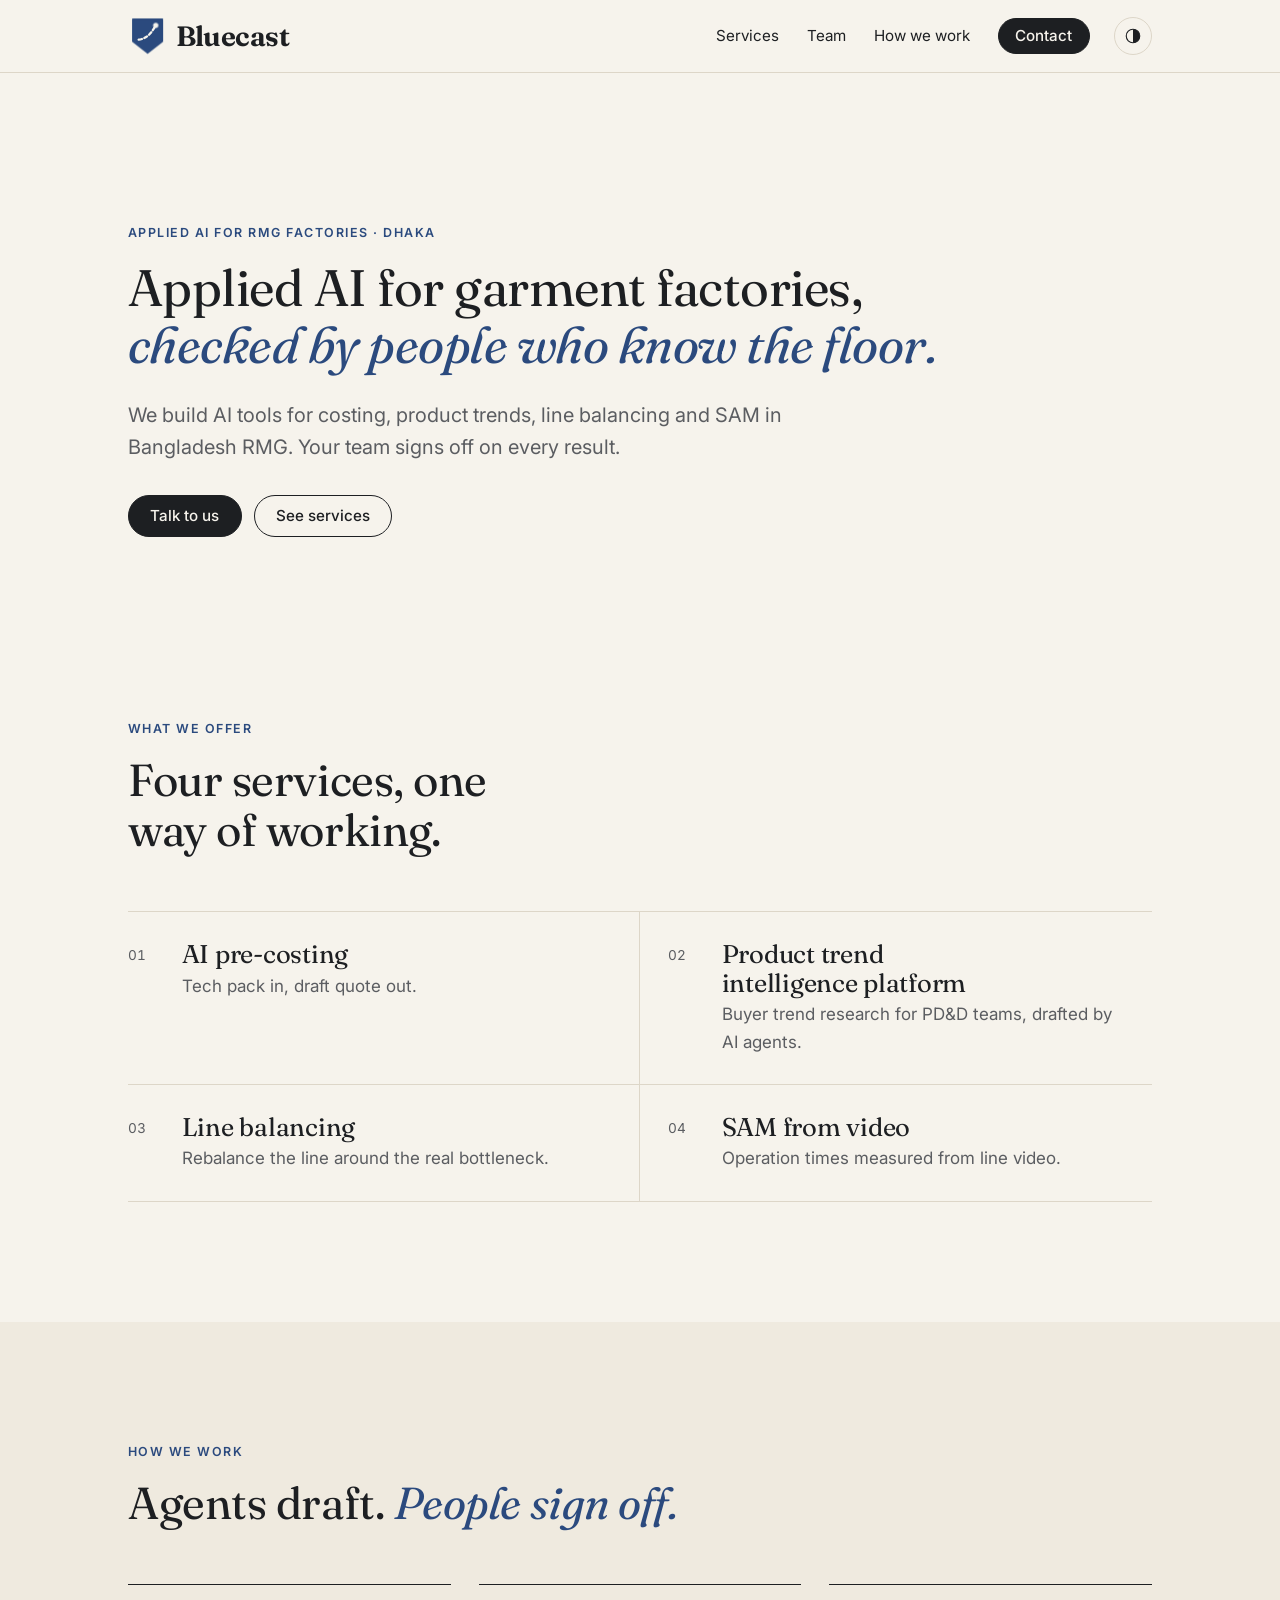
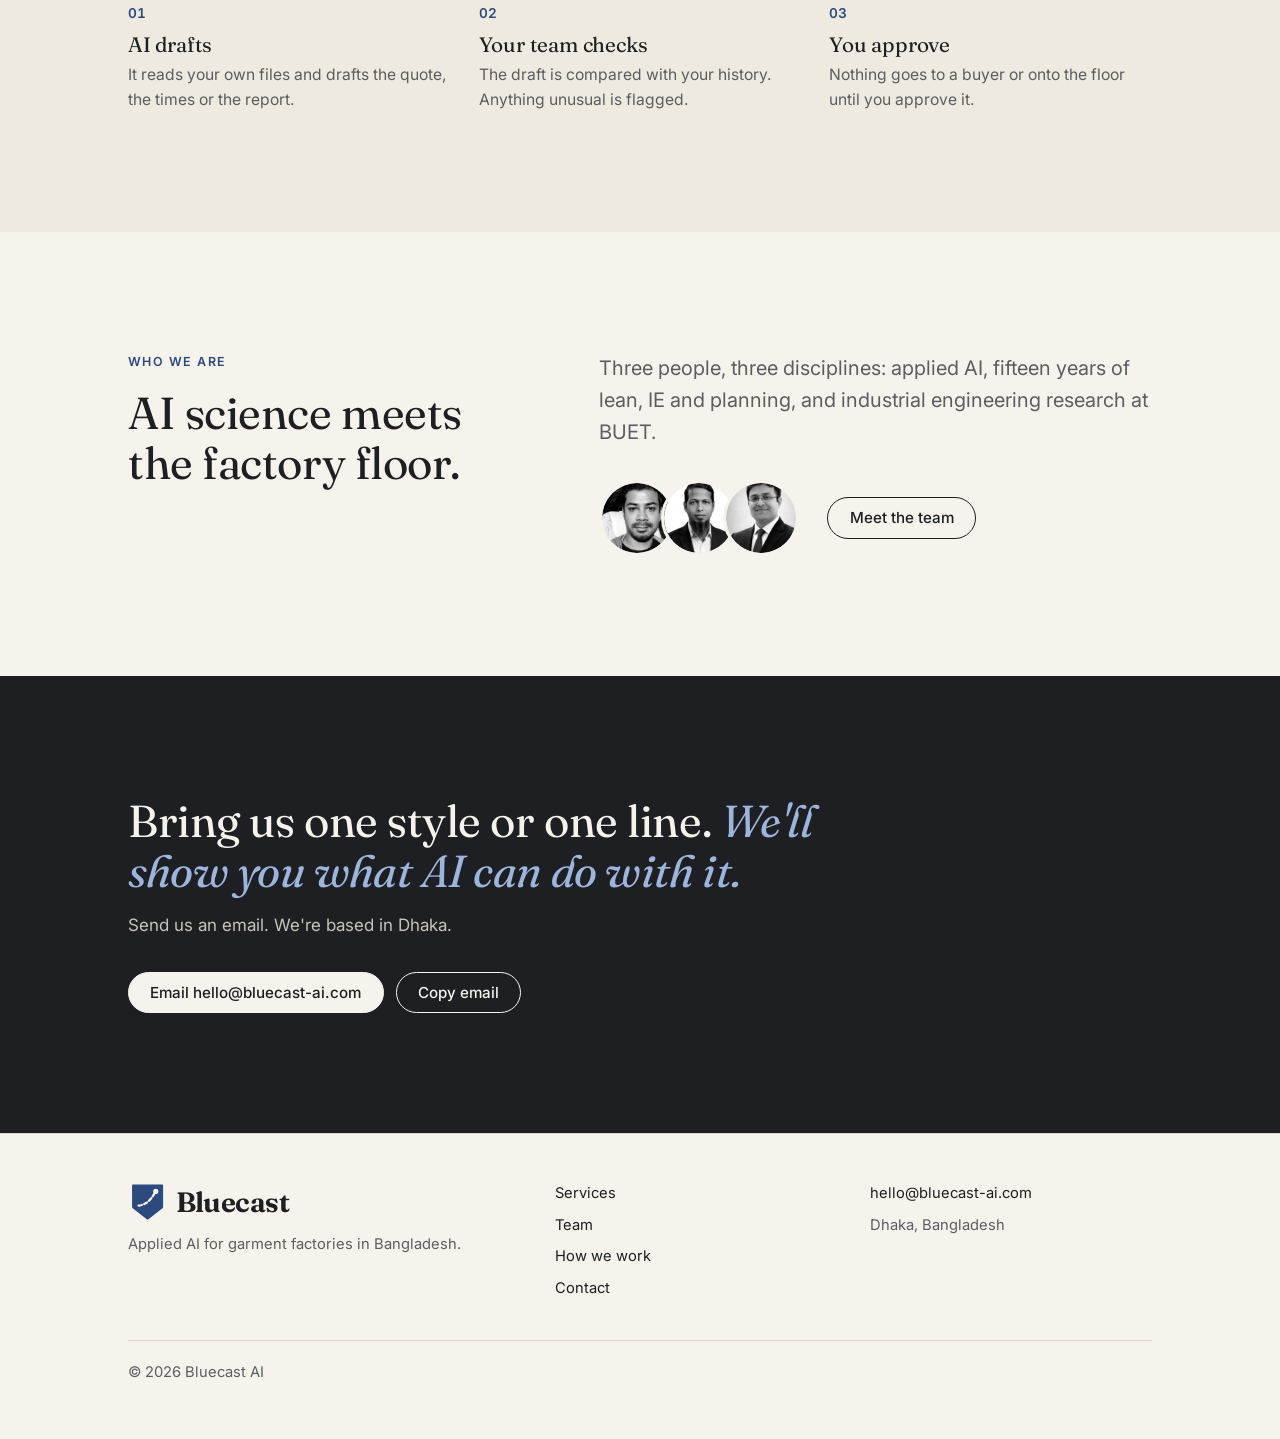
<file: index.html>
<!doctype html>
<html lang="en">
<head>
<meta charset="utf-8">
<meta name="viewport" content="width=device-width, initial-scale=1">
<meta name="theme-color" content="#f6f3ec">
<title>Bluecast AI · Applied AI for garment factories</title>
<meta name="description" content="Bluecast AI builds AI tools for costing, product trends, line balancing and SAM in Bangladesh RMG factories. Your team signs off on every result.">
<meta property="og:title" content="Bluecast AI · Applied AI for garment factories">
<meta property="og:description" content="AI tools for costing, product trends, line balancing and SAM in Bangladesh RMG. Your team signs off on every result.">
<meta property="og:type" content="website">
<meta property="og:url" content="https://bluecast-ai.com/">
<meta property="og:site_name" content="Bluecast AI">
<meta property="og:image" content="https://bluecast-ai.com/assets/og-image.png">
<meta property="og:image:width" content="1200">
<meta property="og:image:height" content="630">
<meta property="og:image:alt" content="Bluecast AI: applied AI for garment factories, checked by people who know the floor.">
<meta name="twitter:card" content="summary_large_image">
<script>try{var t=localStorage.getItem("theme");if(t)document.documentElement.setAttribute("data-theme",t)}catch(e){}</script>
<link rel="icon" href="assets/favicon.svg" type="image/svg+xml">
<link rel="preconnect" href="https://fonts.googleapis.com">
<link rel="preconnect" href="https://fonts.gstatic.com" crossorigin>
<link rel="stylesheet" href="https://fonts.googleapis.com/css2?family=Fraunces:ital,opsz,wght@0,9..144,400..700;1,9..144,400..600&family=Inter:wght@400;500;600&display=swap">
<link rel="stylesheet" href="assets/site.css">
<script src="assets/site.js" defer></script>
</head>
<body>

<header class="nav">
  <div class="wrap">
    <a class="logo logo--animate" href="index.html" aria-label="Bluecast AI, home"><svg class="logo-mark" viewBox="0 0 48 48" aria-hidden="true"><path class="pocket" d="M6 4H42V31L24 45L6 31Z"/><path class="stitch" d="M13 29C22 28 28 22 33 13"/><circle class="tip" cx="34" cy="11.5" r="3.2"/></svg><span class="word">Bluecast</span></a>
    <button class="theme-toggle" type="button" aria-label="Switch to dark mode"><svg viewBox="0 0 24 24" aria-hidden="true"><circle cx="12" cy="12" r="9" fill="none" stroke="currentColor" stroke-width="1.5"/><path d="M12 3a9 9 0 0 1 0 18z" fill="currentColor"/></svg></button>
    <button class="nav-toggle" type="button" aria-expanded="false" aria-controls="nav-links">Menu</button>
    <ul class="nav-links" id="nav-links">
      <li><a href="services.html">Services</a></li>
      <li><a href="team.html">Team</a></li>
      <li><a href="team.html#how-we-work">How we work</a></li>
      <li><a class="btn" href="contact.html">Contact</a></li>
    </ul>
  </div>
</header>

<main>

  <section class="hero">
    <div class="wrap">
      <span class="eyebrow">Applied AI for RMG factories · Dhaka</span>
      <h1>Applied AI for garment factories,<br> <em>checked by people who know the floor.</em></h1>
      <p class="lede">We build AI tools for costing, product trends, line balancing and SAM in Bangladesh RMG. Your team signs off on every result.</p>
      <div class="btn-row">
        <a class="btn" href="contact.html">Talk to us</a>
        <a class="btn btn--ghost" href="services.html">See services</a>
      </div>
    </div>
  </section>

  <section class="section section--tight" aria-labelledby="services-h">
    <div class="wrap">
      <div class="section-head reveal">
        <span class="eyebrow">What we offer</span>
        <h2 id="services-h">Four services, one way of working.</h2>
      </div>
      <ul class="svc-list reveal">
        <li><a href="services.html#pre-costing"><span class="num">01</span><h3>AI pre-costing</h3><p>Tech pack in, draft quote out.</p></a></li>
        <li><a href="services.html#trend-intelligence"><span class="num">02</span><h3>Product trend intelligence platform</h3><p>Buyer trend research for PD&amp;D teams, drafted by AI agents.</p></a></li>
        <li><a href="services.html#line-balancing"><span class="num">03</span><h3>Line balancing</h3><p>Rebalance the line around the real bottleneck.</p></a></li>
        <li><a href="services.html#sam-video"><span class="num">04</span><h3>SAM from video</h3><p>Operation times measured from line video.</p></a></li>
      </ul>
    </div>
  </section>

  <section class="section section--alt" aria-labelledby="how-h">
    <div class="wrap">
      <div class="section-head reveal">
        <span class="eyebrow">How we work</span>
        <h2 id="how-h">Agents draft. <em>People <span class="nowrap">sign off.</span></em></h2>
      </div>
      <ol class="steps reveal">
        <li><span class="num">01</span><h3>AI drafts</h3><p>It reads your own files and drafts the quote, the times or the report.</p></li>
        <li><span class="num">02</span><h3>Your team checks</h3><p>The draft is compared with your history. Anything unusual is flagged.</p></li>
        <li><span class="num">03</span><h3>You approve</h3><p>Nothing goes to a buyer or onto the floor until you approve it.</p></li>
      </ol>
    </div>
  </section>

  <section class="section" aria-labelledby="team-h">
    <div class="wrap split reveal">
      <div>
        <span class="eyebrow">Who we are</span>
        <h2 id="team-h">AI science meets the factory floor.</h2>
      </div>
      <div>
        <p class="lede">Three people, three disciplines: applied AI, fifteen years of lean, IE and planning, and industrial engineering research at BUET.</p>
        <div class="team-strip" style="margin-top:2rem">
          <div class="faces">
            <img src="assets/team/redwan-rashid.jpg" alt="Redwan Rashid" width="76" height="76">
            <img src="assets/team/jahurul-islam.jpg" alt="Jahurul Islam" width="76" height="76">
            <img src="assets/team/ferdous-sarwar.jpg" alt="Prof. Ferdous Sarwar" width="76" height="76">
          </div>
          <a class="btn btn--ghost" href="team.html">Meet the team</a>
        </div>
      </div>
    </div>
  </section>

  <section class="section contact-band" aria-labelledby="contact-h">
    <div class="wrap">
      <h2 id="contact-h">Bring us one style or one line. <em>We'll show you what AI can do with it.</em></h2>
      <p style="margin-top:1rem">Send us an email. We're based in Dhaka.</p>
      <div class="btn-row">
        <a class="btn" href="mailto:hello@bluecast-ai.com">Email hello@bluecast-ai.com</a>
        <button class="btn btn--ghost copy-btn" type="button" aria-live="polite" data-copy="hello@bluecast-ai.com">Copy email</button>
      </div>
    </div>
  </section>

</main>

<footer class="footer">
  <div class="wrap">
    <div>
      <a class="logo" href="index.html" aria-label="Bluecast AI, home"><svg class="logo-mark" viewBox="0 0 48 48" aria-hidden="true"><path class="pocket" d="M6 4H42V31L24 45L6 31Z"/><path class="stitch" d="M13 29C22 28 28 22 33 13"/><circle class="tip" cx="34" cy="11.5" r="3.2"/></svg><span class="word">Bluecast</span></a>
      <p>Applied AI for garment factories in Bangladesh.</p>
    </div>
    <ul>
      <li><a href="services.html">Services</a></li>
      <li><a href="team.html">Team</a></li>
      <li><a href="team.html#how-we-work">How we work</a></li>
      <li><a href="contact.html">Contact</a></li>
    </ul>
    <ul>
      <li><a href="mailto:hello@bluecast-ai.com">hello@bluecast-ai.com</a></li>
      <li>Dhaka, Bangladesh</li>
    </ul>
    <p class="legal">© 2026 Bluecast AI</p>
  </div>
</footer>

</body>
</html>
</file>
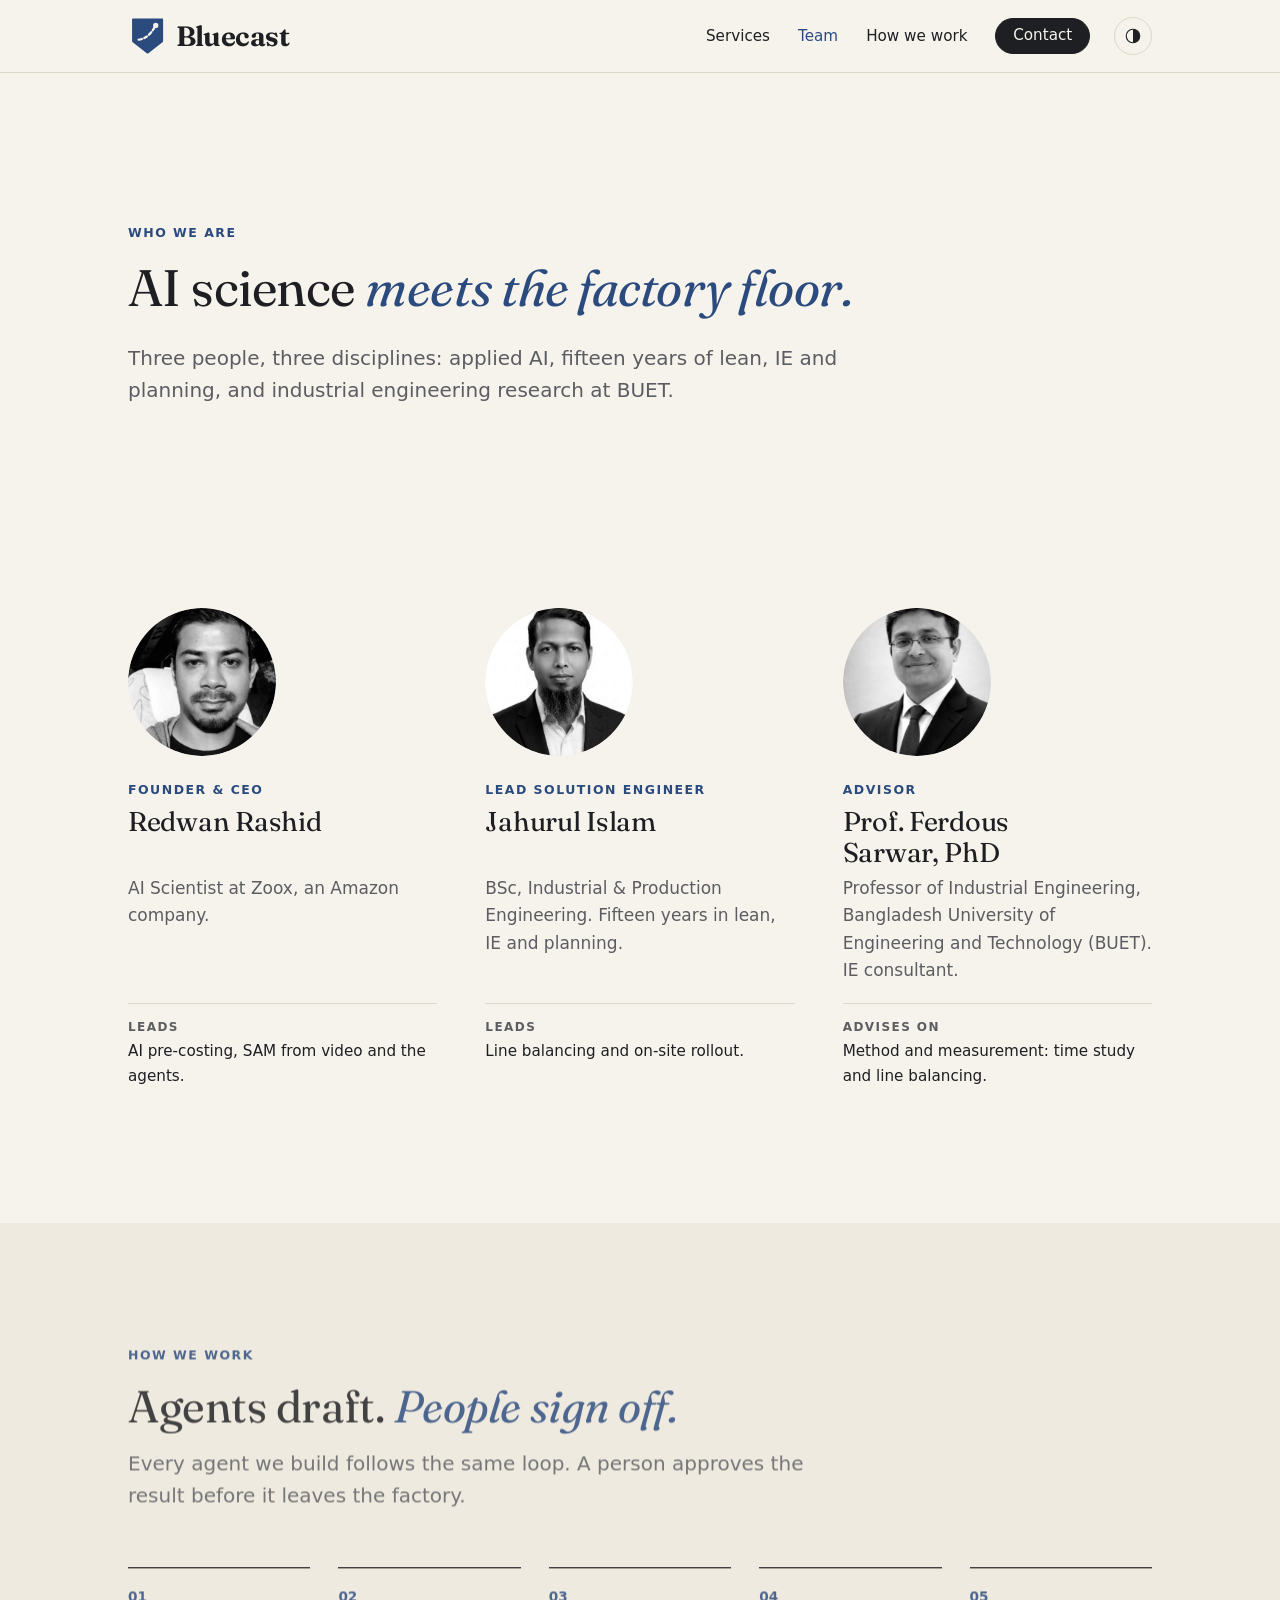
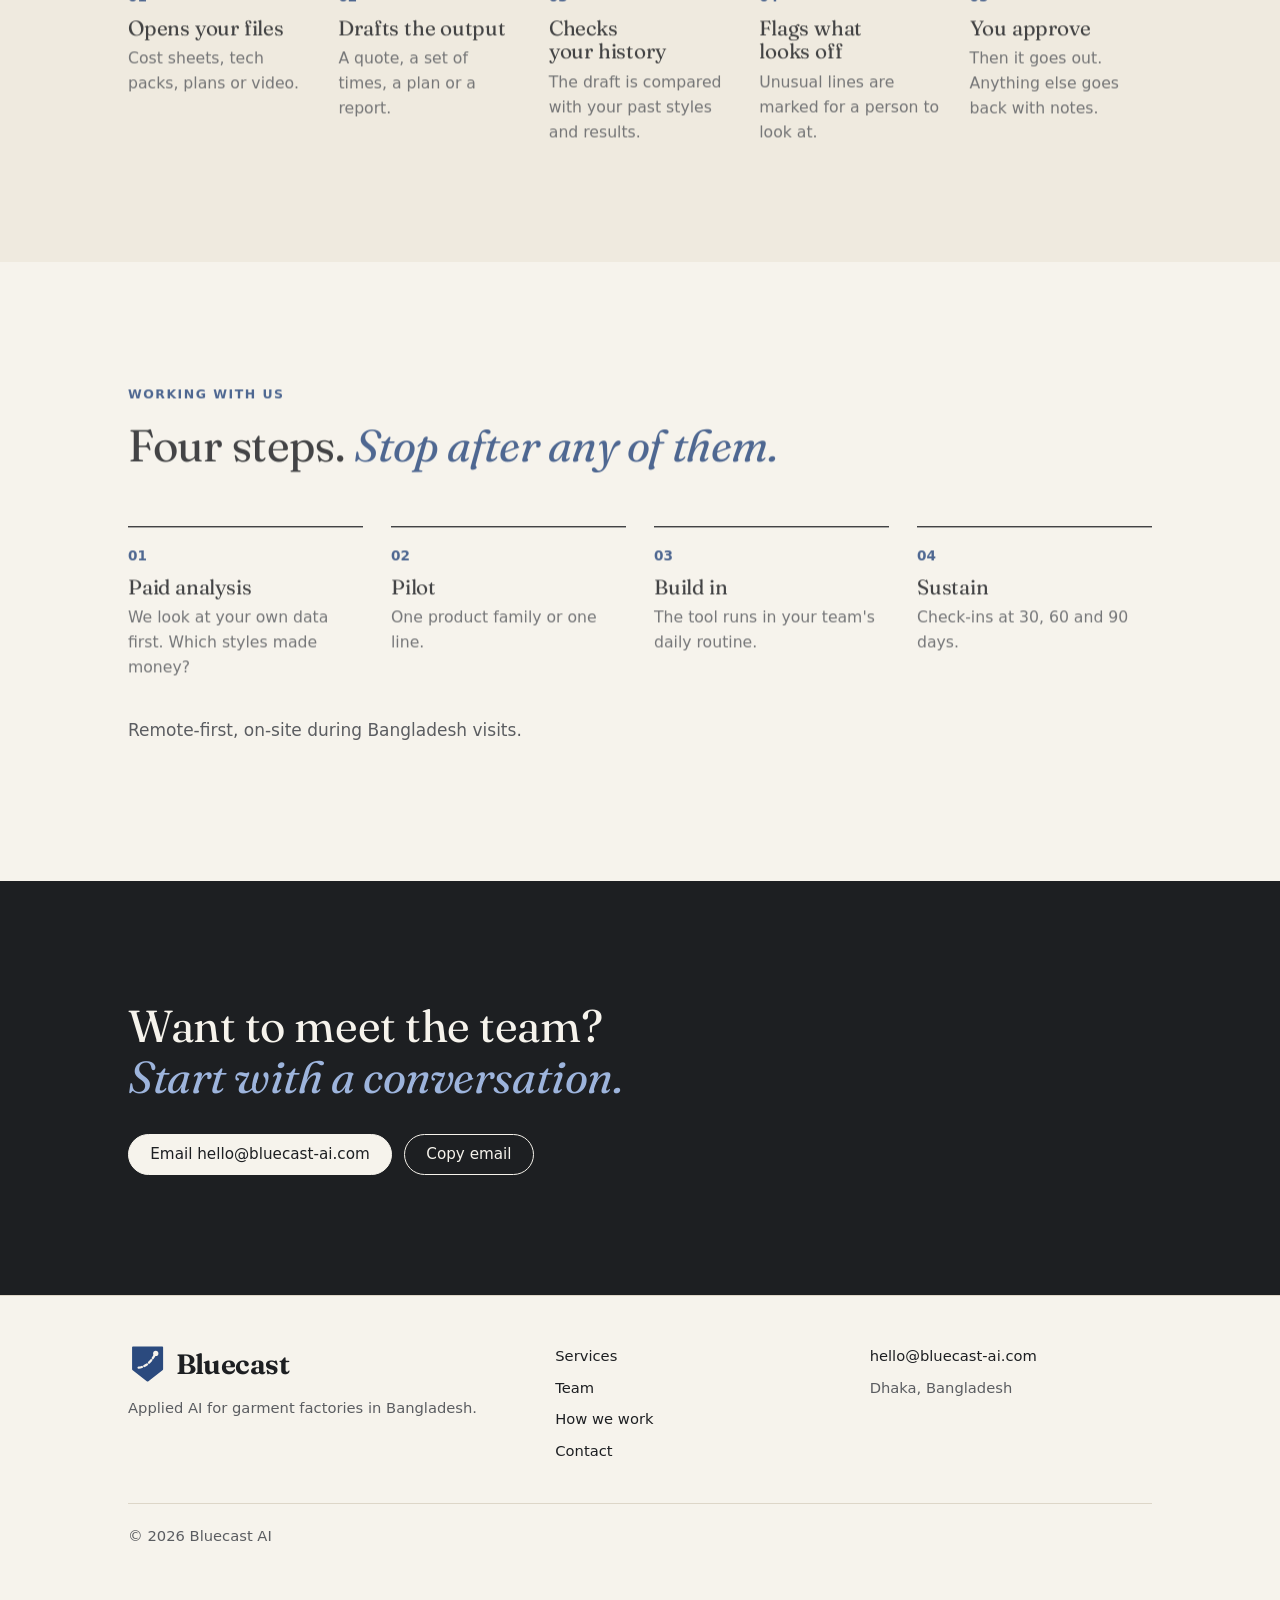
<file: about.html>
<!doctype html>
<html lang="en">
<head>
<meta charset="utf-8">
<meta name="viewport" content="width=device-width, initial-scale=1">
<title>Moved · Bluecast AI</title>
<meta name="robots" content="noindex">
<meta http-equiv="refresh" content="0; url=team.html">
<link rel="canonical" href="https://bluecast-ai.com/team.html">
<link rel="icon" href="assets/favicon.svg" type="image/svg+xml">
<link rel="stylesheet" href="assets/site.css">
</head>
<body>
<main class="stub">
  <p>This page has moved to <a href="team.html">Team</a>.</p>
</main>
</body>
</html>
</file>
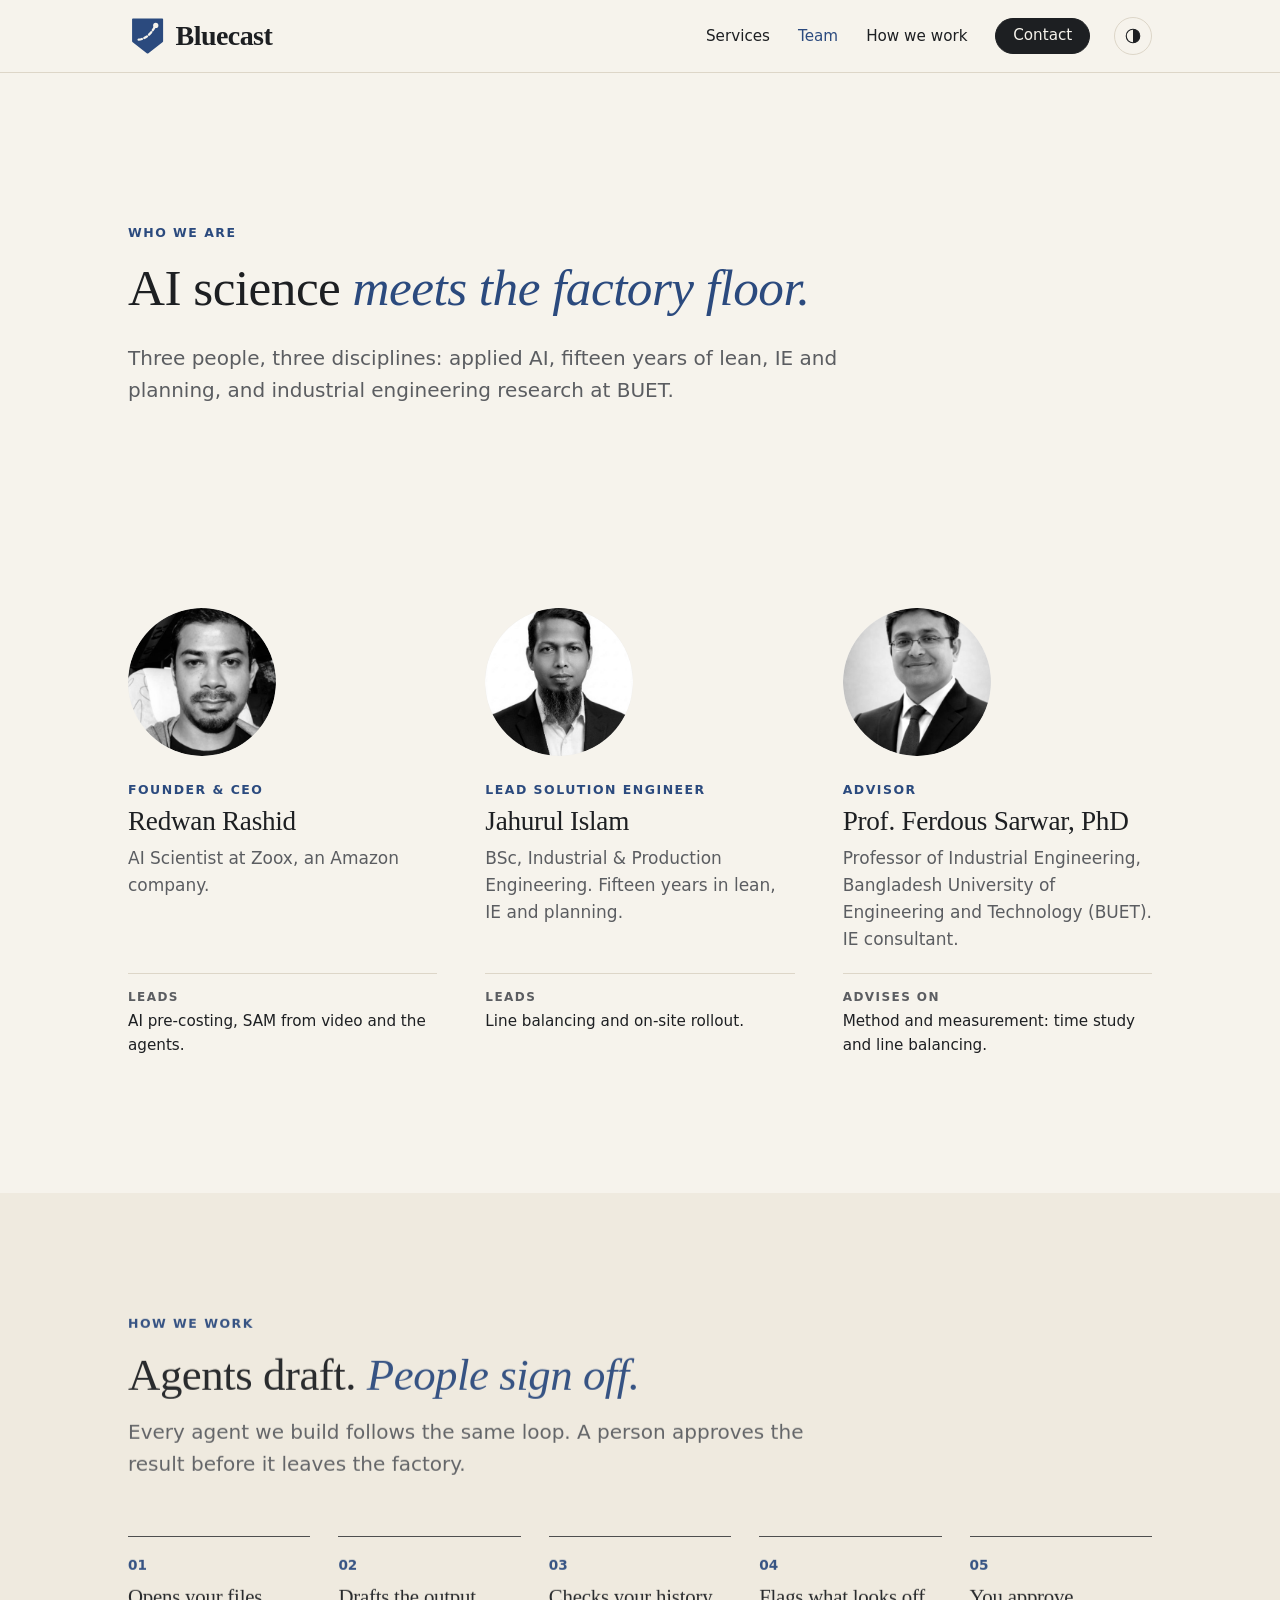
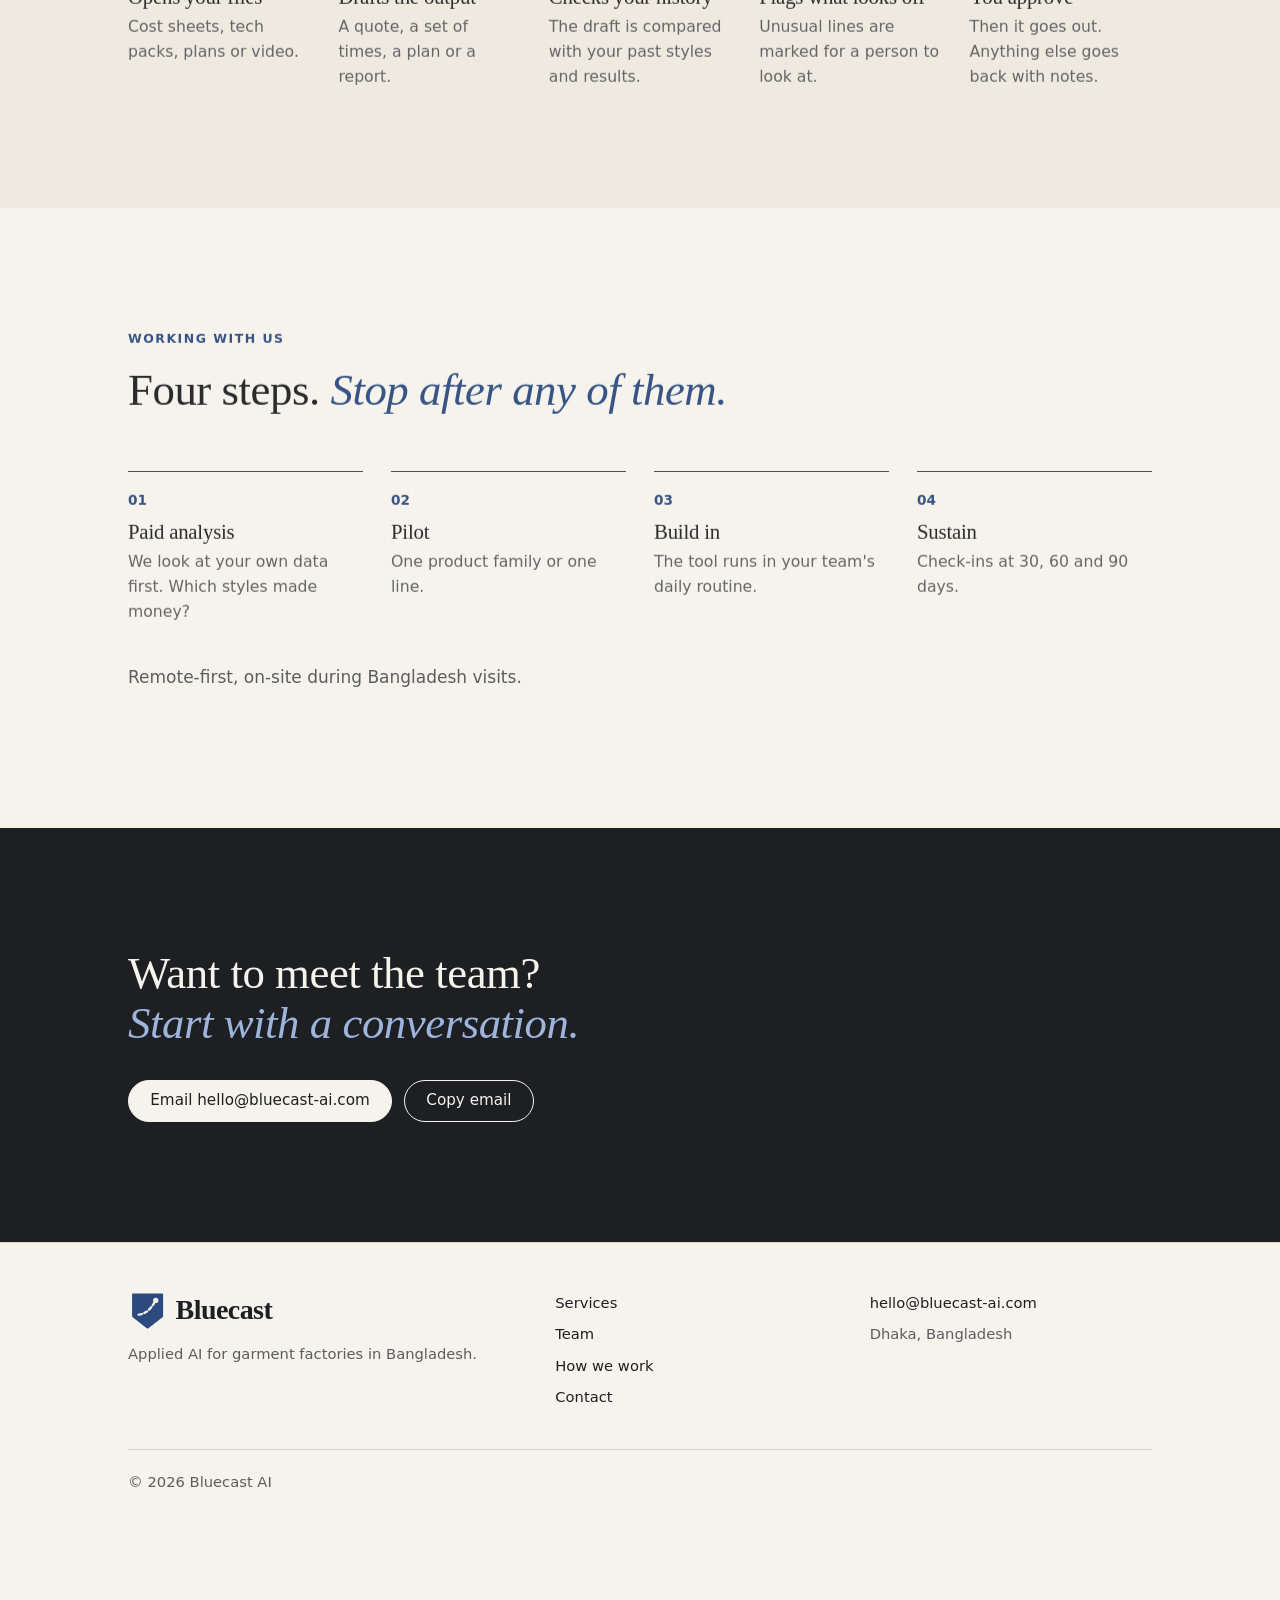
<file: approach.html>
<!doctype html>
<html lang="en">
<head>
<meta charset="utf-8">
<meta name="viewport" content="width=device-width, initial-scale=1">
<title>Moved · Bluecast AI</title>
<meta name="robots" content="noindex">
<meta http-equiv="refresh" content="0; url=team.html#how-we-work">
<link rel="canonical" href="https://bluecast-ai.com/team.html#how-we-work">
<link rel="icon" href="assets/favicon.svg" type="image/svg+xml">
<link rel="stylesheet" href="assets/site.css">
</head>
<body>
<main class="stub">
  <p>This page has moved to <a href="team.html#how-we-work">How we work</a>.</p>
</main>
</body>
</html>
</file>
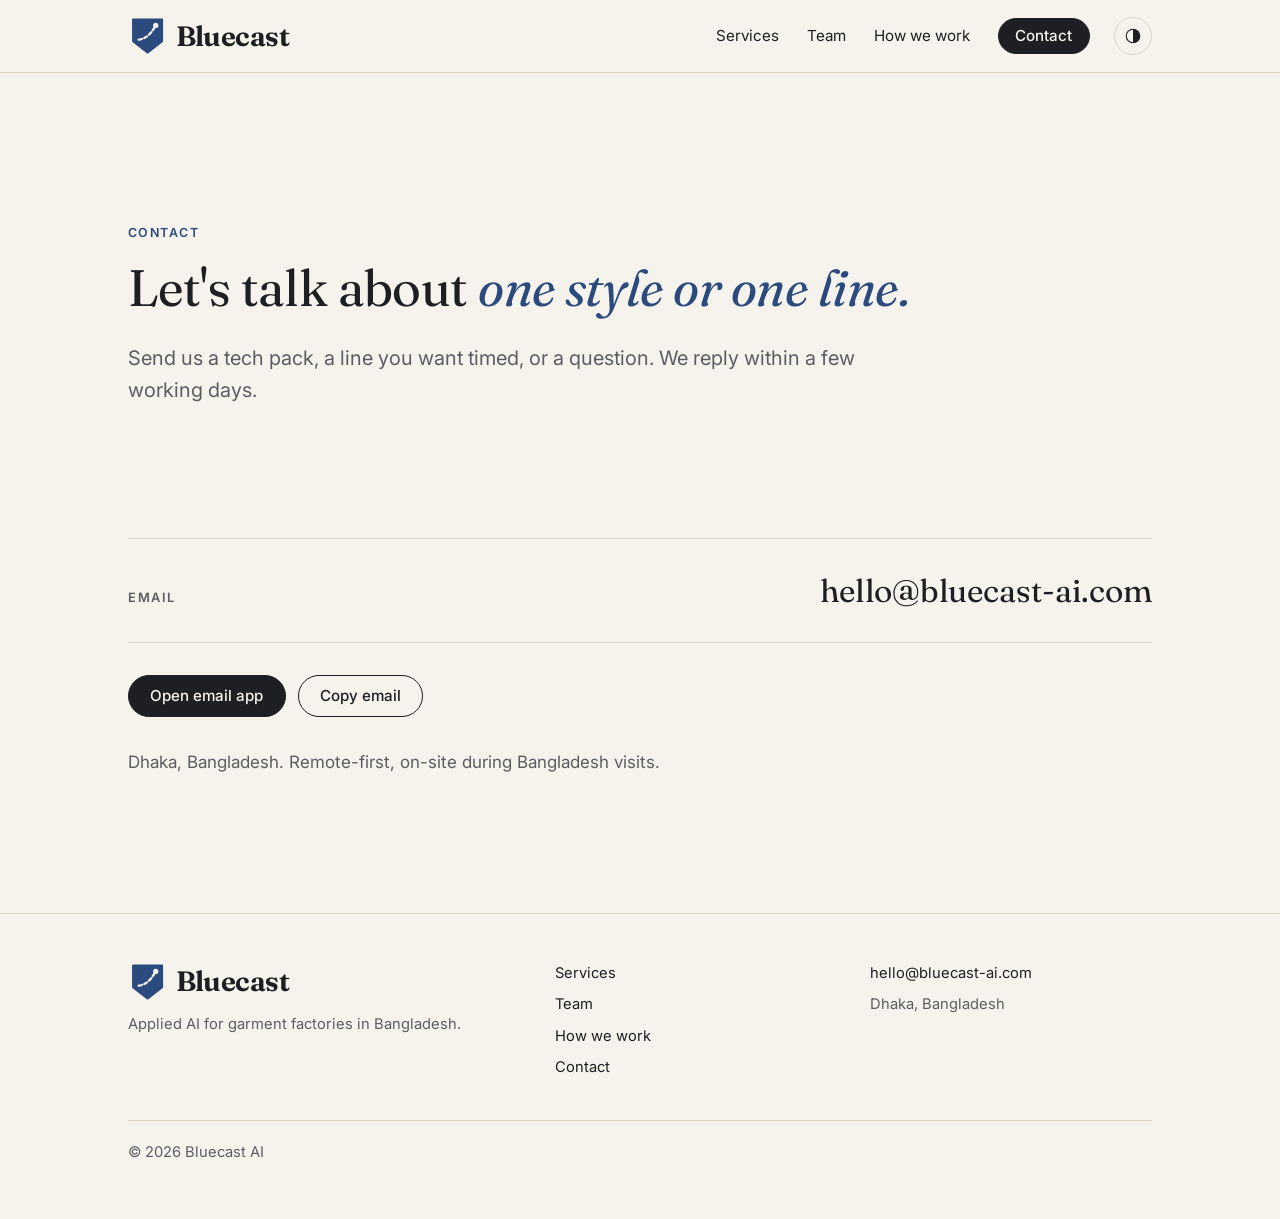
<file: contact.html>
<!doctype html>
<html lang="en">
<head>
<meta charset="utf-8">
<meta name="viewport" content="width=device-width, initial-scale=1">
<meta name="theme-color" content="#f6f3ec">
<title>Contact · Bluecast AI</title>
<meta name="description" content="Reach Bluecast AI by email. Based in Dhaka, Bangladesh.">
<meta property="og:title" content="Contact · Bluecast AI">
<meta property="og:description" content="Reach Bluecast AI by email. Based in Dhaka, Bangladesh.">
<meta property="og:type" content="website">
<meta property="og:url" content="https://bluecast-ai.com/contact.html">
<meta property="og:site_name" content="Bluecast AI">
<meta property="og:image" content="https://bluecast-ai.com/assets/og-image.png">
<meta property="og:image:width" content="1200">
<meta property="og:image:height" content="630">
<meta property="og:image:alt" content="Bluecast AI: applied AI for garment factories, checked by people who know the floor.">
<meta name="twitter:card" content="summary_large_image">
<script>try{var t=localStorage.getItem("theme");if(t)document.documentElement.setAttribute("data-theme",t)}catch(e){}</script>
<link rel="icon" href="assets/favicon.svg" type="image/svg+xml">
<link rel="preconnect" href="https://fonts.googleapis.com">
<link rel="preconnect" href="https://fonts.gstatic.com" crossorigin>
<link rel="stylesheet" href="https://fonts.googleapis.com/css2?family=Fraunces:ital,opsz,wght@0,9..144,400..700;1,9..144,400..600&family=Inter:wght@400;500;600&display=swap">
<link rel="stylesheet" href="assets/site.css">
<script src="assets/site.js" defer></script>
</head>
<body>

<header class="nav">
  <div class="wrap">
    <a class="logo" href="index.html" aria-label="Bluecast AI, home"><svg class="logo-mark" viewBox="0 0 48 48" aria-hidden="true"><path class="pocket" d="M6 4H42V31L24 45L6 31Z"/><path class="stitch" d="M13 29C22 28 28 22 33 13"/><circle class="tip" cx="34" cy="11.5" r="3.2"/></svg><span class="word">Bluecast</span></a>
    <button class="theme-toggle" type="button" aria-label="Switch to dark mode"><svg viewBox="0 0 24 24" aria-hidden="true"><circle cx="12" cy="12" r="9" fill="none" stroke="currentColor" stroke-width="1.5"/><path d="M12 3a9 9 0 0 1 0 18z" fill="currentColor"/></svg></button>
    <button class="nav-toggle" type="button" aria-expanded="false" aria-controls="nav-links">Menu</button>
    <ul class="nav-links" id="nav-links">
      <li><a href="services.html">Services</a></li>
      <li><a href="team.html">Team</a></li>
      <li><a href="team.html#how-we-work">How we work</a></li>
      <li><a class="btn" href="contact.html" aria-current="page">Contact</a></li>
    </ul>
  </div>
</header>

<main>

  <section class="hero hero--short">
    <div class="wrap">
      <span class="eyebrow">Contact</span>
      <h1>Let's talk about <em>one style or one line.</em></h1>
      <p class="lede">Send us a tech pack, a line you want timed, or a question. We reply within a few working days.</p>
    </div>
  </section>

  <section class="section section--tight" aria-label="Ways to reach us">
    <div class="wrap">
      <ul class="contact-rows">
        <li><a href="mailto:hello@bluecast-ai.com"><span class="label">Email</span><span class="value">hello@bluecast-ai.com</span></a></li>
      </ul>
      <div class="btn-row">
        <a class="btn" href="mailto:hello@bluecast-ai.com">Open email app</a>
        <button class="btn btn--ghost copy-btn" type="button" aria-live="polite" data-copy="hello@bluecast-ai.com">Copy email</button>
      </div>
      <p class="muted" style="margin-top:2rem">Dhaka, Bangladesh. Remote-first, on-site during Bangladesh visits.</p>
    </div>
  </section>

</main>

<footer class="footer">
  <div class="wrap">
    <div>
      <a class="logo" href="index.html" aria-label="Bluecast AI, home"><svg class="logo-mark" viewBox="0 0 48 48" aria-hidden="true"><path class="pocket" d="M6 4H42V31L24 45L6 31Z"/><path class="stitch" d="M13 29C22 28 28 22 33 13"/><circle class="tip" cx="34" cy="11.5" r="3.2"/></svg><span class="word">Bluecast</span></a>
      <p>Applied AI for garment factories in Bangladesh.</p>
    </div>
    <ul>
      <li><a href="services.html">Services</a></li>
      <li><a href="team.html">Team</a></li>
      <li><a href="team.html#how-we-work">How we work</a></li>
      <li><a href="contact.html">Contact</a></li>
    </ul>
    <ul>
      <li><a href="mailto:hello@bluecast-ai.com">hello@bluecast-ai.com</a></li>
      <li>Dhaka, Bangladesh</li>
    </ul>
    <p class="legal">© 2026 Bluecast AI</p>
  </div>
</footer>

</body>
</html>
</file>
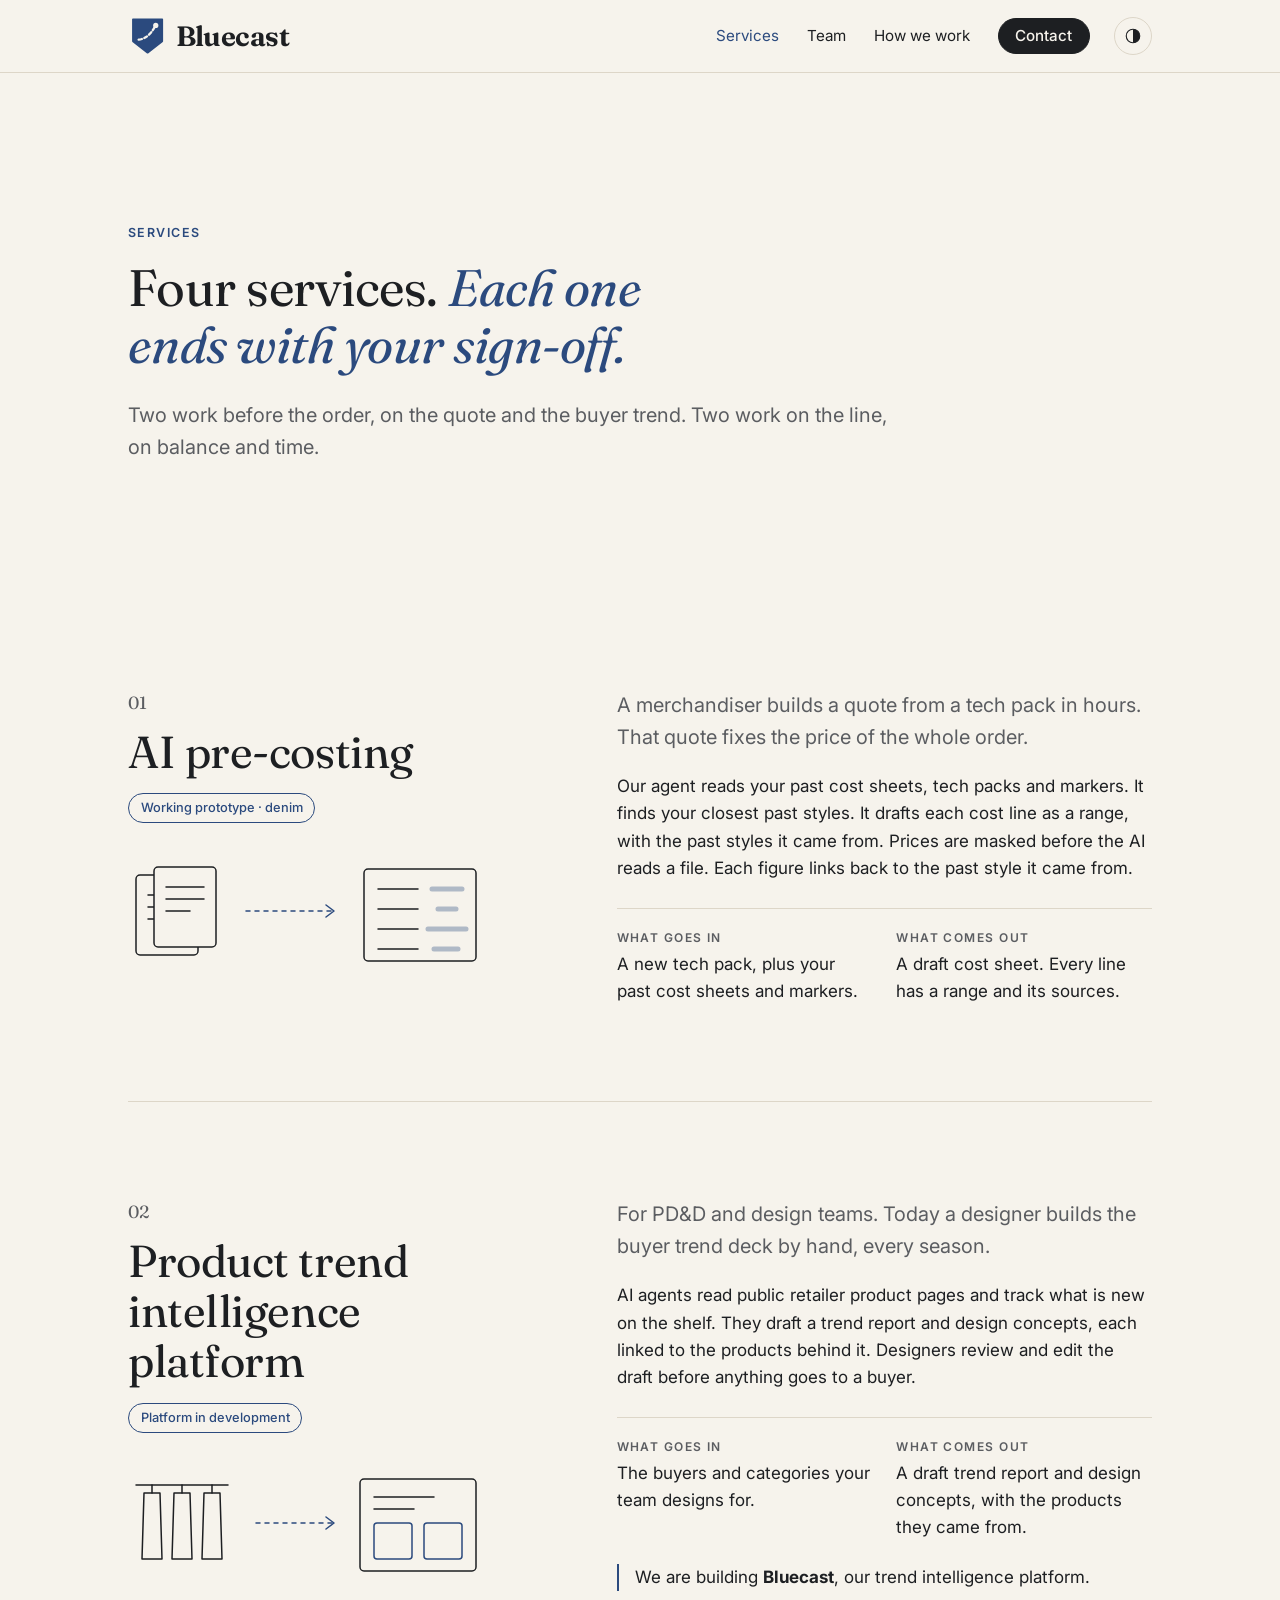
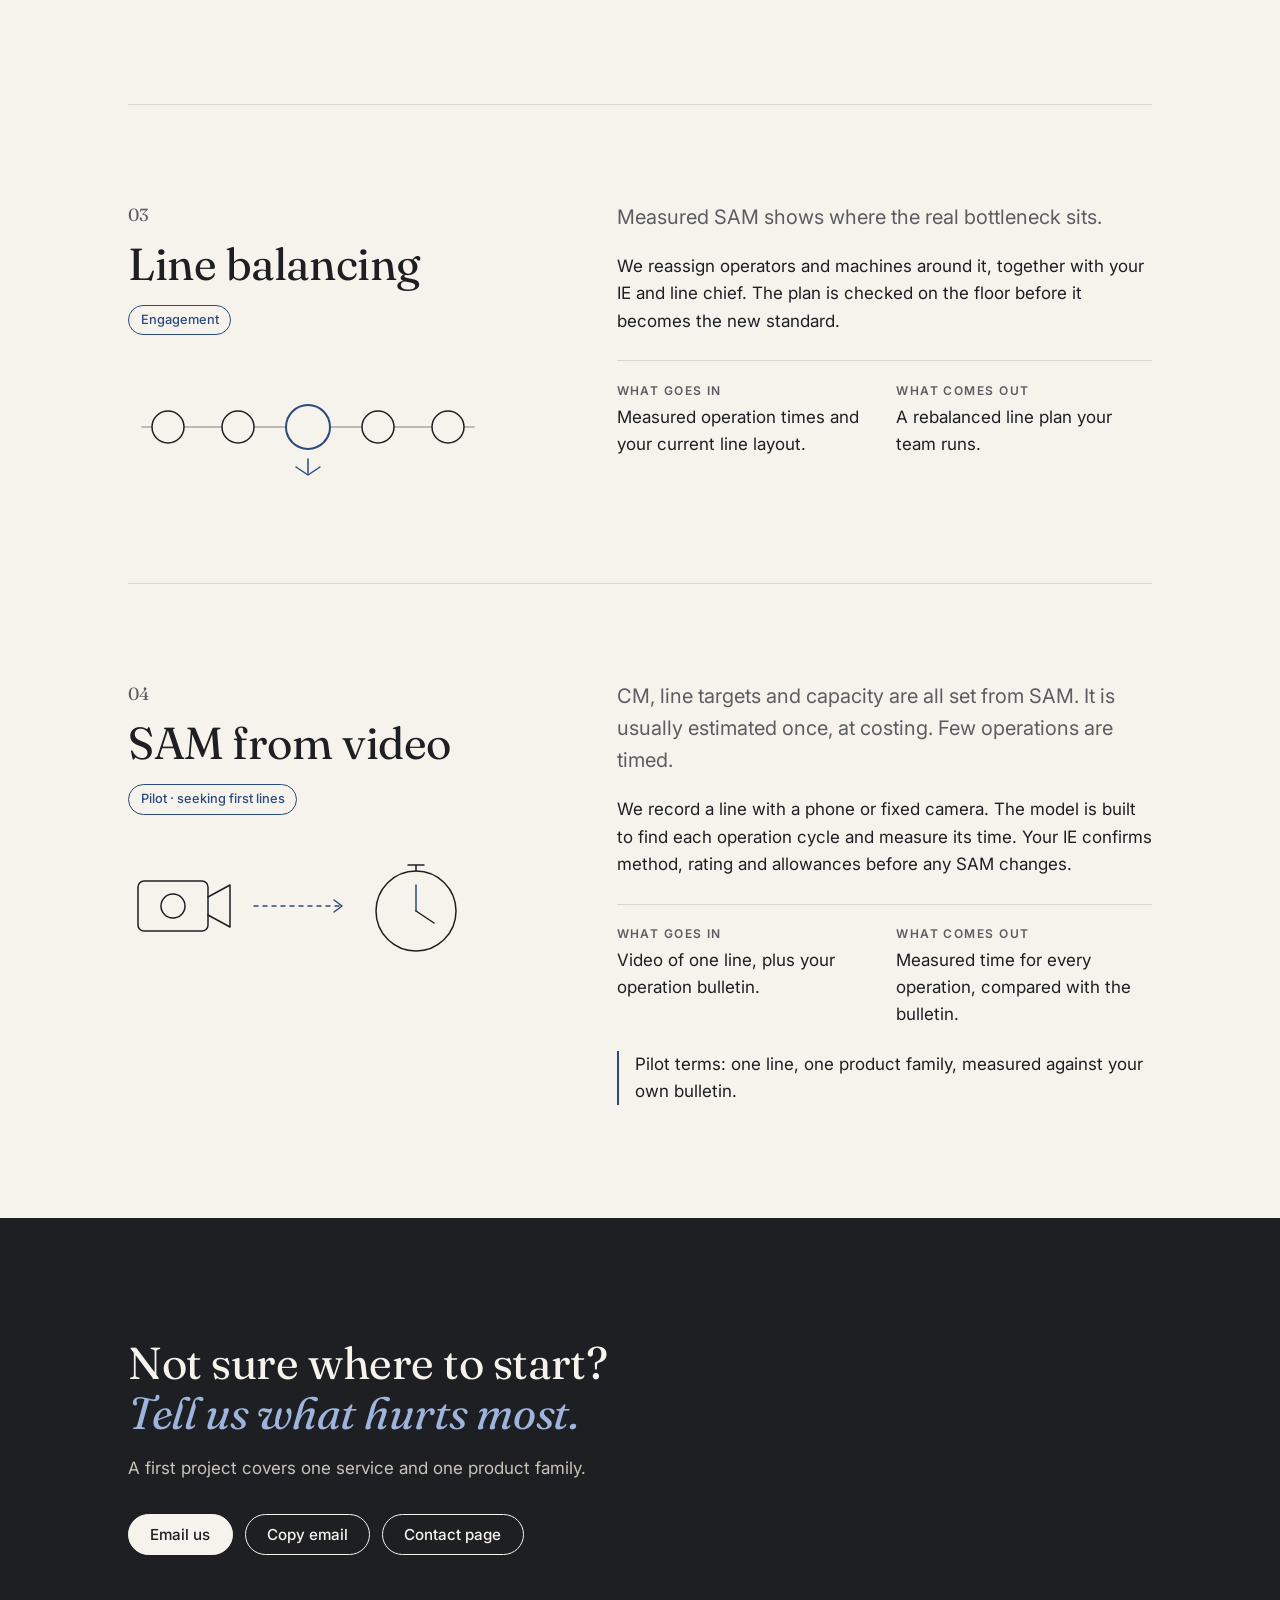
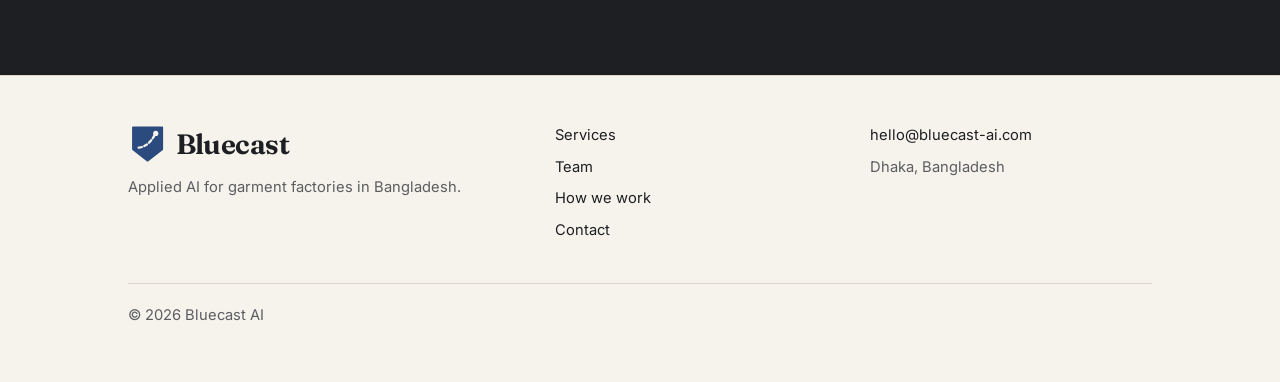
<file: services.html>
<!doctype html>
<html lang="en">
<head>
<meta charset="utf-8">
<meta name="viewport" content="width=device-width, initial-scale=1">
<meta name="theme-color" content="#f6f3ec">
<title>Services · Bluecast AI</title>
<meta name="description" content="Four services for Bangladesh RMG factories: AI pre-costing, product trend intelligence, line balancing and SAM from video.">
<meta property="og:title" content="Services · Bluecast AI">
<meta property="og:description" content="AI pre-costing, product trend intelligence, line balancing and SAM from video for RMG factories.">
<meta property="og:type" content="website">
<meta property="og:url" content="https://bluecast-ai.com/services.html">
<meta property="og:site_name" content="Bluecast AI">
<meta property="og:image" content="https://bluecast-ai.com/assets/og-image.png">
<meta property="og:image:width" content="1200">
<meta property="og:image:height" content="630">
<meta property="og:image:alt" content="Bluecast AI: applied AI for garment factories, checked by people who know the floor.">
<meta name="twitter:card" content="summary_large_image">
<script>try{var t=localStorage.getItem("theme");if(t)document.documentElement.setAttribute("data-theme",t)}catch(e){}</script>
<link rel="icon" href="assets/favicon.svg" type="image/svg+xml">
<link rel="preconnect" href="https://fonts.googleapis.com">
<link rel="preconnect" href="https://fonts.gstatic.com" crossorigin>
<link rel="stylesheet" href="https://fonts.googleapis.com/css2?family=Fraunces:ital,opsz,wght@0,9..144,400..700;1,9..144,400..600&family=Inter:wght@400;500;600&display=swap">
<link rel="stylesheet" href="assets/site.css">
<script src="assets/site.js" defer></script>
</head>
<body>

<header class="nav">
  <div class="wrap">
    <a class="logo" href="index.html" aria-label="Bluecast AI, home"><svg class="logo-mark" viewBox="0 0 48 48" aria-hidden="true"><path class="pocket" d="M6 4H42V31L24 45L6 31Z"/><path class="stitch" d="M13 29C22 28 28 22 33 13"/><circle class="tip" cx="34" cy="11.5" r="3.2"/></svg><span class="word">Bluecast</span></a>
    <button class="theme-toggle" type="button" aria-label="Switch to dark mode"><svg viewBox="0 0 24 24" aria-hidden="true"><circle cx="12" cy="12" r="9" fill="none" stroke="currentColor" stroke-width="1.5"/><path d="M12 3a9 9 0 0 1 0 18z" fill="currentColor"/></svg></button>
    <button class="nav-toggle" type="button" aria-expanded="false" aria-controls="nav-links">Menu</button>
    <ul class="nav-links" id="nav-links">
      <li><a href="services.html" aria-current="page">Services</a></li>
      <li><a href="team.html">Team</a></li>
      <li><a href="team.html#how-we-work">How we work</a></li>
      <li><a class="btn" href="contact.html">Contact</a></li>
    </ul>
  </div>
</header>

<main>

  <section class="hero">
    <div class="wrap">
      <span class="eyebrow">Services</span>
      <h1>Four services. <em>Each one ends with your <span class="nowrap">sign-off.</span></em></h1>
      <p class="lede">Two work before the order, on the quote and the buyer trend. Two work on the line, on balance and time.</p>
    </div>
  </section>

  <div class="wrap">

    <section class="service" id="pre-costing">
      <div>
        <span class="num">01</span>
        <h2>AI pre-costing</h2>
        <span class="stage">Working prototype · denim</span>
        <div class="illo" aria-hidden="true">
          <svg viewBox="0 0 360 120" fill="none" stroke="currentColor" stroke-width="1.5" stroke-linecap="round" stroke-linejoin="round">
            <rect x="8" y="20" width="62" height="80" rx="4"/><path d="M20 40h38M20 52h38M20 64h26"/>
            <rect x="26" y="12" width="62" height="80" rx="4" fill="var(--paper)"/><path d="M38 32h38M38 44h38M38 56h24"/>
            <path d="M118 56h86" stroke="var(--accent)" stroke-dasharray="4 5"/><path d="M198 50l8 6-8 6" stroke="var(--accent)"/>
            <rect x="236" y="14" width="112" height="92" rx="4"/>
            <path d="M250 34h40M250 54h40M250 74h40M250 94h40"/>
            <path d="M304 34h30M310 54h18M300 74h38M306 94h24" stroke="var(--accent)" stroke-width="5" stroke-opacity=".35"/>
          </svg>
        </div>
      </div>
      <div>
        <p class="lede">A merchandiser builds a quote from a tech pack in hours. That quote fixes the price of the whole order.</p>
        <p>Our agent reads your past cost sheets, tech packs and markers. It finds your closest past styles. It drafts each cost line as a range, with the past styles it came from. Prices are masked before the AI reads a file. Each figure links back to the past style it came from.</p>
        <div class="io">
          <div><b>What goes in</b><p>A new tech pack, plus your past cost sheets and markers.</p></div>
          <div><b>What comes out</b><p>A draft cost sheet. Every line has a range and its sources.</p></div>
        </div>
      </div>
    </section>

    <section class="service" id="trend-intelligence">
      <div>
        <span class="num">02</span>
        <h2>Product trend intelligence platform</h2>
        <span class="stage">Platform in development</span>
        <div class="illo" aria-hidden="true">
          <svg viewBox="0 0 360 120" fill="none" stroke="currentColor" stroke-width="1.5" stroke-linecap="round" stroke-linejoin="round">
            <path d="M8 20h92"/>
            <path d="M24 20v8M54 20v8M84 20v8"/>
            <path d="M16 28h16l2 66H14zM46 28h16l2 66H44zM76 28h16l2 66H74z"/>
            <path d="M128 58h76" stroke="var(--accent)" stroke-dasharray="4 5"/><path d="M198 52l8 6-8 6" stroke="var(--accent)"/>
            <rect x="232" y="14" width="116" height="92" rx="4"/>
            <path d="M246 32h60M246 44h40"/>
            <rect x="246" y="58" width="38" height="36" rx="3" stroke="var(--accent)"/><rect x="296" y="58" width="38" height="36" rx="3" stroke="var(--accent)"/>
          </svg>
        </div>
      </div>
      <div>
        <p class="lede">For PD&amp;D and design teams. Today a designer builds the buyer trend deck by hand, every season.</p>
        <p>AI agents read public retailer product pages and track what is new on the shelf. They draft a trend report and design concepts, each linked to the products behind it. Designers review and edit the draft before anything goes to a buyer.</p>
        <div class="io">
          <div><b>What goes in</b><p>The buyers and categories your team designs for.</p></div>
          <div><b>What comes out</b><p>A draft trend report and design concepts, with the products they came from.</p></div>
        </div>
        <p class="note">We are building <strong>Bluecast</strong>, our trend intelligence platform.</p>
      </div>
    </section>

    <section class="service" id="line-balancing">
      <div>
        <span class="num">03</span>
        <h2>Line balancing</h2>
        <span class="stage">Engagement</span>
        <div class="illo" aria-hidden="true">
          <svg viewBox="0 0 360 120" fill="none" stroke="currentColor" stroke-width="1.5" stroke-linecap="round" stroke-linejoin="round">
            <path d="M14 60h332" stroke-opacity=".35"/>
            <circle cx="40" cy="60" r="16" fill="var(--paper)"/><circle cx="110" cy="60" r="16" fill="var(--paper)"/>
            <circle cx="180" cy="60" r="22" fill="var(--paper)" stroke="var(--accent)" stroke-width="2"/>
            <circle cx="250" cy="60" r="16" fill="var(--paper)"/><circle cx="320" cy="60" r="16" fill="var(--paper)"/>
            <path d="M180 92v14M168 100l12 8 12-8" stroke="var(--accent)"/>
          </svg>
        </div>
      </div>
      <div>
        <p class="lede">Measured SAM shows where the real bottleneck sits.</p>
        <p>We reassign operators and machines around it, together with your IE and line chief. The plan is checked on the floor before it becomes the new standard.</p>
        <div class="io">
          <div><b>What goes in</b><p>Measured operation times and your current line layout.</p></div>
          <div><b>What comes out</b><p>A rebalanced line plan your team runs.</p></div>
        </div>
      </div>
    </section>

    <section class="service" id="sam-video">
      <div>
        <span class="num">04</span>
        <h2>SAM from video</h2>
        <span class="stage">Pilot · seeking first lines</span>
        <div class="illo" aria-hidden="true">
          <svg viewBox="0 0 360 120" fill="none" stroke="currentColor" stroke-width="1.5" stroke-linecap="round" stroke-linejoin="round">
            <rect x="10" y="34" width="70" height="50" rx="6"/><path d="M80 50l22-12v42l-22-12"/><circle cx="45" cy="59" r="12"/>
            <path d="M126 59h86" stroke="var(--accent)" stroke-dasharray="4 5"/><path d="M206 53l8 6-8 6" stroke="var(--accent)"/>
            <circle cx="288" cy="64" r="40"/><path d="M280 18h16M288 18v6"/>
            <path d="M288 64V38" stroke="var(--accent)"/><path d="M288 64l18 12"/>
          </svg>
        </div>
      </div>
      <div>
        <p class="lede">CM, line targets and capacity are all set from SAM. It is usually estimated once, at costing. Few operations are timed.</p>
        <p>We record a line with a phone or fixed camera. The model is built to find each operation cycle and measure its time. Your IE confirms method, rating and allowances before any SAM changes.</p>
        <div class="io">
          <div><b>What goes in</b><p>Video of one line, plus your operation bulletin.</p></div>
          <div><b>What comes out</b><p>Measured time for every operation, compared with the bulletin.</p></div>
        </div>
        <p class="note">Pilot terms: one line, one product family, measured against your own bulletin.</p>
      </div>
    </section>

  </div>

  <section class="section contact-band" aria-labelledby="contact-h">
    <div class="wrap">
      <h2 id="contact-h">Not sure where to start? <em>Tell us what hurts most.</em></h2>
      <p style="margin-top:1rem">A first project covers one service and one product family.</p>
      <div class="btn-row">
        <a class="btn" href="mailto:hello@bluecast-ai.com">Email us</a>
        <button class="btn btn--ghost copy-btn" type="button" aria-live="polite" data-copy="hello@bluecast-ai.com">Copy email</button>
        <a class="btn btn--ghost" href="contact.html">Contact page</a>
      </div>
    </div>
  </section>

</main>

<footer class="footer">
  <div class="wrap">
    <div>
      <a class="logo" href="index.html" aria-label="Bluecast AI, home"><svg class="logo-mark" viewBox="0 0 48 48" aria-hidden="true"><path class="pocket" d="M6 4H42V31L24 45L6 31Z"/><path class="stitch" d="M13 29C22 28 28 22 33 13"/><circle class="tip" cx="34" cy="11.5" r="3.2"/></svg><span class="word">Bluecast</span></a>
      <p>Applied AI for garment factories in Bangladesh.</p>
    </div>
    <ul>
      <li><a href="services.html">Services</a></li>
      <li><a href="team.html">Team</a></li>
      <li><a href="team.html#how-we-work">How we work</a></li>
      <li><a href="contact.html">Contact</a></li>
    </ul>
    <ul>
      <li><a href="mailto:hello@bluecast-ai.com">hello@bluecast-ai.com</a></li>
      <li>Dhaka, Bangladesh</li>
    </ul>
    <p class="legal">© 2026 Bluecast AI</p>
  </div>
</footer>

</body>
</html>
</file>
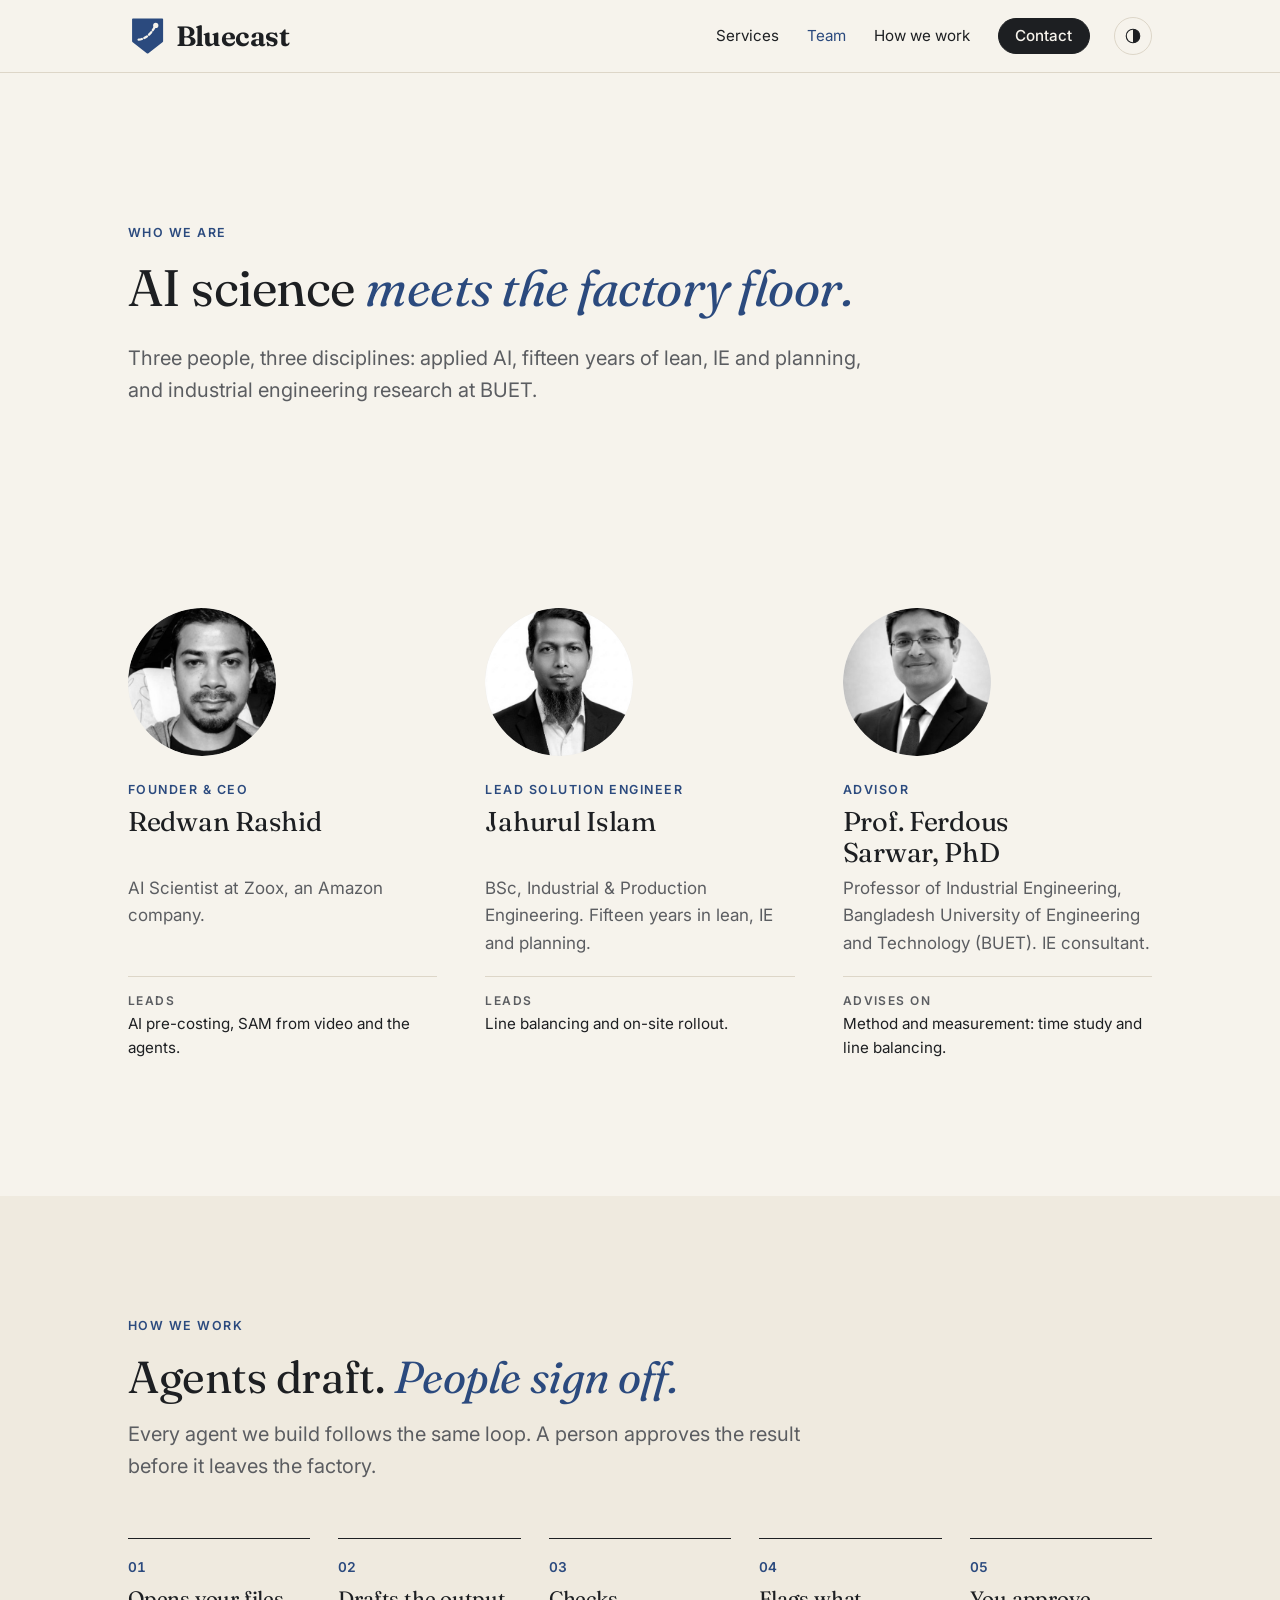
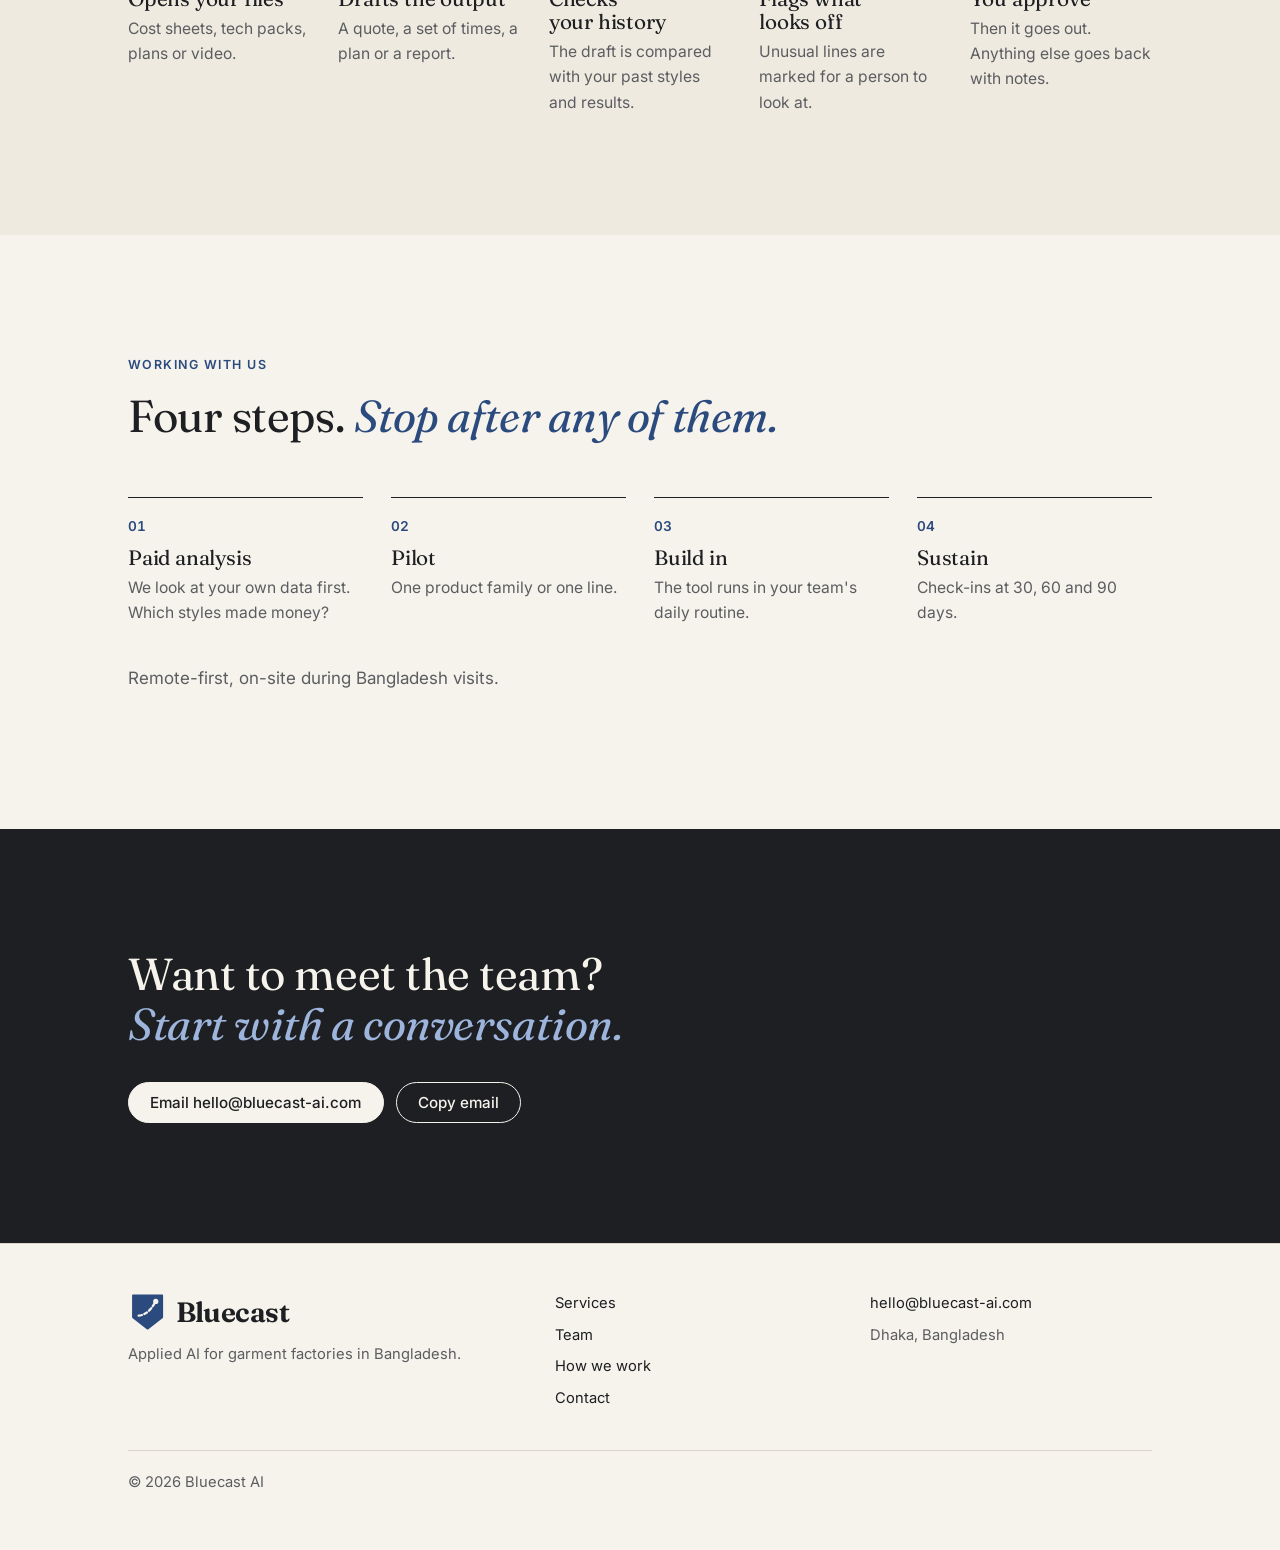
<file: team.html>
<!doctype html>
<html lang="en">
<head>
<meta charset="utf-8">
<meta name="viewport" content="width=device-width, initial-scale=1">
<meta name="theme-color" content="#f6f3ec">
<title>Team · Bluecast AI</title>
<meta name="description" content="Bluecast AI is three people: applied AI, fifteen years of lean, IE and planning, and industrial engineering research at BUET.">
<meta property="og:title" content="Team · Bluecast AI">
<meta property="og:description" content="AI science meets the factory floor. Meet the Bluecast AI team and how we work.">
<meta property="og:type" content="website">
<meta property="og:url" content="https://bluecast-ai.com/team.html">
<meta property="og:site_name" content="Bluecast AI">
<meta property="og:image" content="https://bluecast-ai.com/assets/og-image.png">
<meta property="og:image:width" content="1200">
<meta property="og:image:height" content="630">
<meta property="og:image:alt" content="Bluecast AI: applied AI for garment factories, checked by people who know the floor.">
<meta name="twitter:card" content="summary_large_image">
<script>try{var t=localStorage.getItem("theme");if(t)document.documentElement.setAttribute("data-theme",t)}catch(e){}</script>
<link rel="icon" href="assets/favicon.svg" type="image/svg+xml">
<link rel="preconnect" href="https://fonts.googleapis.com">
<link rel="preconnect" href="https://fonts.gstatic.com" crossorigin>
<link rel="stylesheet" href="https://fonts.googleapis.com/css2?family=Fraunces:ital,opsz,wght@0,9..144,400..700;1,9..144,400..600&family=Inter:wght@400;500;600&display=swap">
<link rel="stylesheet" href="assets/site.css">
<script src="assets/site.js" defer></script>
</head>
<body>

<header class="nav">
  <div class="wrap">
    <a class="logo" href="index.html" aria-label="Bluecast AI, home"><svg class="logo-mark" viewBox="0 0 48 48" aria-hidden="true"><path class="pocket" d="M6 4H42V31L24 45L6 31Z"/><path class="stitch" d="M13 29C22 28 28 22 33 13"/><circle class="tip" cx="34" cy="11.5" r="3.2"/></svg><span class="word">Bluecast</span></a>
    <button class="theme-toggle" type="button" aria-label="Switch to dark mode"><svg viewBox="0 0 24 24" aria-hidden="true"><circle cx="12" cy="12" r="9" fill="none" stroke="currentColor" stroke-width="1.5"/><path d="M12 3a9 9 0 0 1 0 18z" fill="currentColor"/></svg></button>
    <button class="nav-toggle" type="button" aria-expanded="false" aria-controls="nav-links">Menu</button>
    <ul class="nav-links" id="nav-links">
      <li><a href="services.html">Services</a></li>
      <li><a href="team.html" aria-current="page">Team</a></li>
      <li><a href="team.html#how-we-work">How we work</a></li>
      <li><a class="btn" href="contact.html">Contact</a></li>
    </ul>
  </div>
</header>

<main>

  <section class="hero">
    <div class="wrap">
      <span class="eyebrow">Who we are</span>
      <h1>AI science <em>meets the factory floor.</em></h1>
      <p class="lede">Three people, three disciplines: applied AI, fifteen years of lean, IE and planning, and industrial engineering research at BUET.</p>
    </div>
  </section>

  <section class="section section--tight" aria-label="Team members">
    <div class="wrap team-grid">
      <article class="person reveal">
        <img src="assets/team/redwan-rashid.jpg" alt="Redwan Rashid" width="148" height="148">
        <span class="eyebrow">Founder &amp; CEO</span>
        <h2>Redwan Rashid</h2>
        <p class="cred">AI Scientist at Zoox, an Amazon company.</p>
        <p class="leads"><b>Leads</b>AI pre-costing, SAM from video and the agents.</p>
      </article>
      <article class="person reveal">
        <img src="assets/team/jahurul-islam.jpg" alt="Jahurul Islam" width="148" height="148">
        <span class="eyebrow">Lead Solution Engineer</span>
        <h2>Jahurul Islam</h2>
        <p class="cred">BSc, Industrial &amp; Production Engineering. Fifteen years in lean, IE and planning.</p>
        <p class="leads"><b>Leads</b>Line balancing and on-site rollout.</p>
      </article>
      <article class="person reveal">
        <img src="assets/team/ferdous-sarwar.jpg" alt="Prof. Ferdous Sarwar" width="148" height="148">
        <span class="eyebrow">Advisor</span>
        <h2>Prof. Ferdous Sarwar, PhD</h2>
        <p class="cred">Professor of Industrial Engineering, Bangladesh University of Engineering and Technology (BUET). IE consultant.</p>
        <p class="leads"><b>Advises on</b>Method and measurement: time study and line balancing.</p>
      </article>
    </div>
  </section>

  <section class="section section--alt" id="how-we-work" aria-labelledby="how-h">
    <div class="wrap">
      <div class="section-head reveal">
        <span class="eyebrow">How we work</span>
        <h2 id="how-h">Agents draft. <em>People <span class="nowrap">sign off.</span></em></h2>
        <p class="lede" style="margin-top:1rem">Every agent we build follows the same loop. A person approves the result before it leaves the factory.</p>
      </div>
      <ol class="steps reveal">
        <li><span class="num">01</span><h3>Opens your files</h3><p>Cost sheets, tech packs, plans or video.</p></li>
        <li><span class="num">02</span><h3>Drafts the output</h3><p>A quote, a set of times, a plan or a report.</p></li>
        <li><span class="num">03</span><h3>Checks your history</h3><p>The draft is compared with your past styles and results.</p></li>
        <li><span class="num">04</span><h3>Flags what looks off</h3><p>Unusual lines are marked for a person to look at.</p></li>
        <li><span class="num">05</span><h3>You approve</h3><p>Then it goes out. Anything else goes back with notes.</p></li>
      </ol>
    </div>
  </section>

  <section class="section" aria-labelledby="engage-h">
    <div class="wrap">
      <div class="section-head reveal">
        <span class="eyebrow">Working with us</span>
        <h2 id="engage-h">Four steps. <em>Stop after any of them.</em></h2>
      </div>
      <ol class="steps reveal">
        <li><span class="num">01</span><h3>Paid analysis</h3><p>We look at your own data first. Which styles made money?</p></li>
        <li><span class="num">02</span><h3>Pilot</h3><p>One product family or one line.</p></li>
        <li><span class="num">03</span><h3>Build in</h3><p>The tool runs in your team's daily routine.</p></li>
        <li><span class="num">04</span><h3>Sustain</h3><p>Check-ins at 30, 60 and 90 days.</p></li>
      </ol>
      <p class="muted" style="margin-top:2.5rem">Remote-first, on-site during Bangladesh visits.</p>
    </div>
  </section>

  <section class="section contact-band" aria-labelledby="contact-h">
    <div class="wrap">
      <h2 id="contact-h">Want to meet the team? <em>Start with a conversation.</em></h2>
      <div class="btn-row">
        <a class="btn" href="mailto:hello@bluecast-ai.com">Email hello@bluecast-ai.com</a>
        <button class="btn btn--ghost copy-btn" type="button" aria-live="polite" data-copy="hello@bluecast-ai.com">Copy email</button>
      </div>
    </div>
  </section>

</main>

<footer class="footer">
  <div class="wrap">
    <div>
      <a class="logo" href="index.html" aria-label="Bluecast AI, home"><svg class="logo-mark" viewBox="0 0 48 48" aria-hidden="true"><path class="pocket" d="M6 4H42V31L24 45L6 31Z"/><path class="stitch" d="M13 29C22 28 28 22 33 13"/><circle class="tip" cx="34" cy="11.5" r="3.2"/></svg><span class="word">Bluecast</span></a>
      <p>Applied AI for garment factories in Bangladesh.</p>
    </div>
    <ul>
      <li><a href="services.html">Services</a></li>
      <li><a href="team.html">Team</a></li>
      <li><a href="team.html#how-we-work">How we work</a></li>
      <li><a href="contact.html">Contact</a></li>
    </ul>
    <ul>
      <li><a href="mailto:hello@bluecast-ai.com">hello@bluecast-ai.com</a></li>
      <li>Dhaka, Bangladesh</li>
    </ul>
    <p class="legal">© 2026 Bluecast AI</p>
  </div>
</footer>

</body>
</html>
</file>
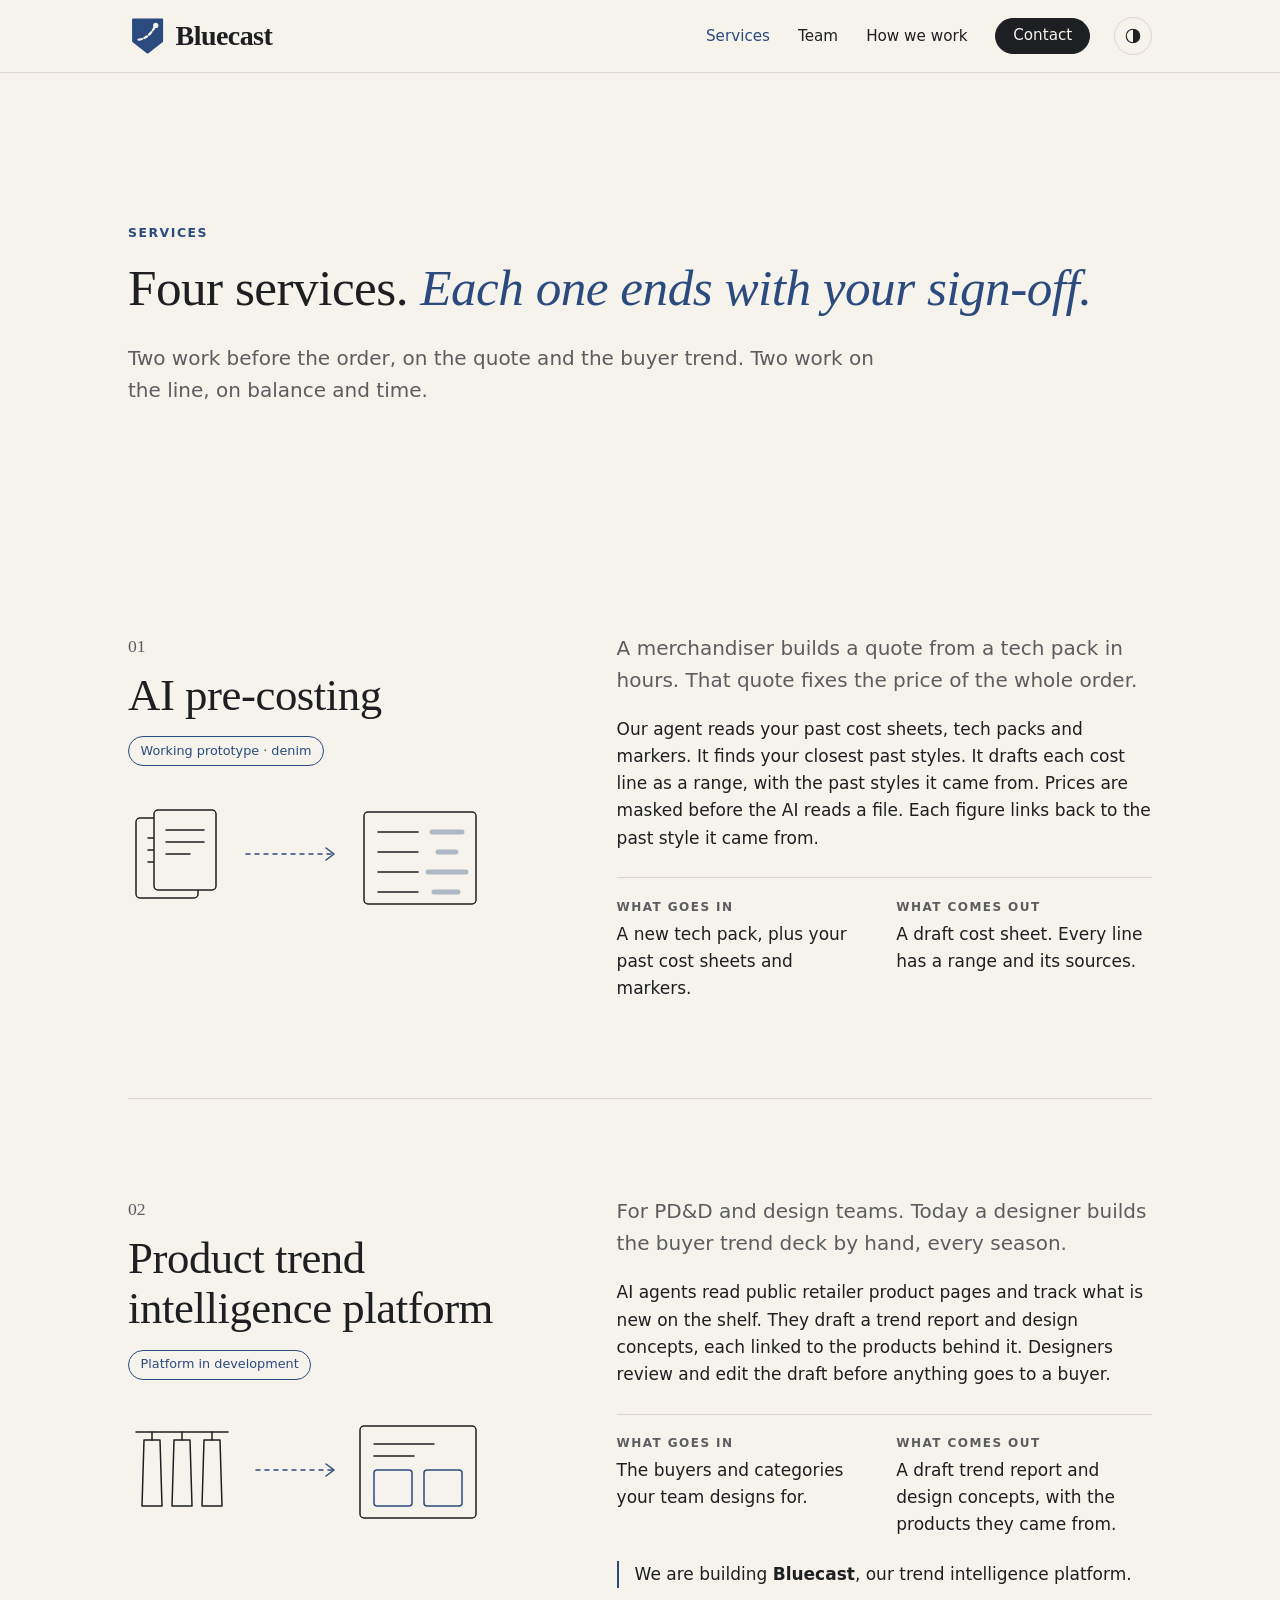
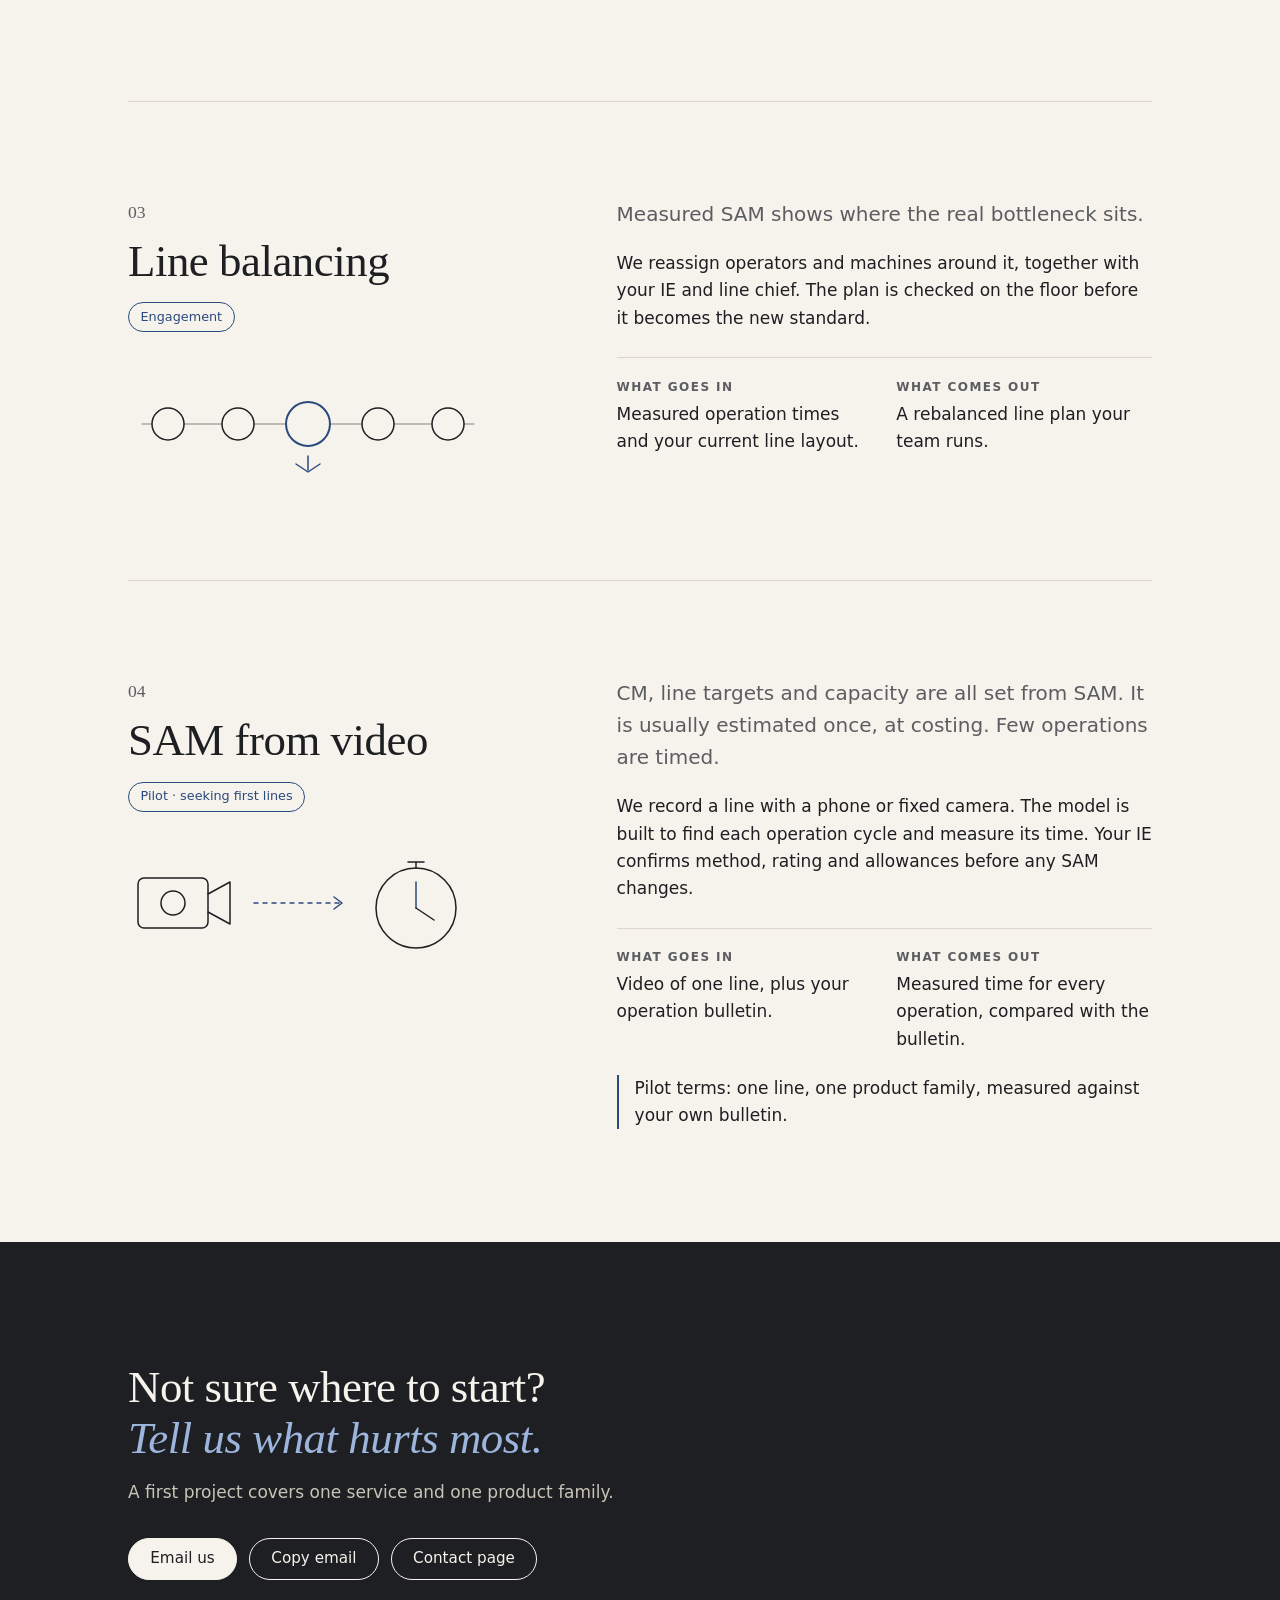
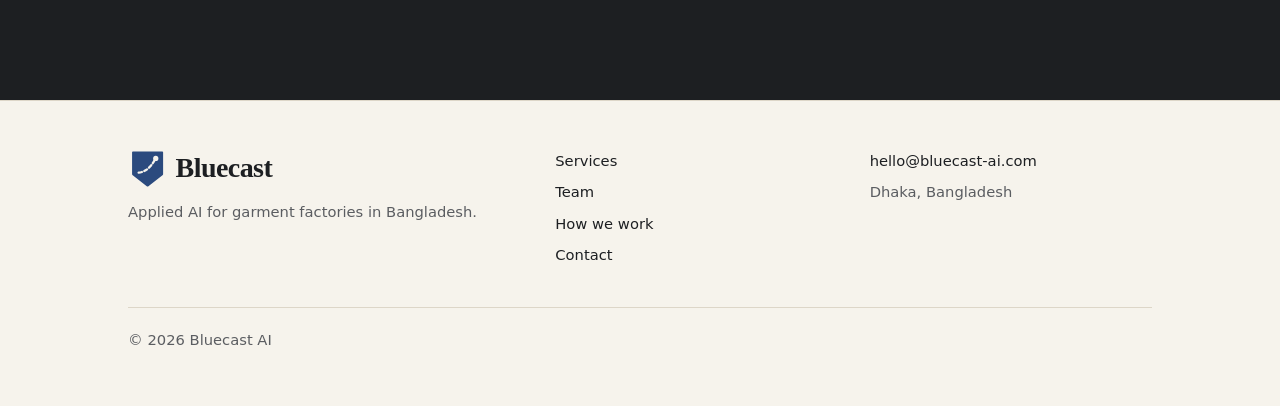
<file: work.html>
<!doctype html>
<html lang="en">
<head>
<meta charset="utf-8">
<meta name="viewport" content="width=device-width, initial-scale=1">
<title>Moved · Bluecast AI</title>
<meta name="robots" content="noindex">
<meta http-equiv="refresh" content="0; url=services.html">
<link rel="canonical" href="https://bluecast-ai.com/services.html">
<link rel="icon" href="assets/favicon.svg" type="image/svg+xml">
<link rel="stylesheet" href="assets/site.css">
</head>
<body>
<main class="stub">
  <p>This page has moved to <a href="services.html">Services</a>.</p>
</main>
</body>
</html>
</file>
<file: assets/site.css>
/* Bluecast AI — shared styles. Editorial calm: warm paper, serif headlines, one indigo accent. */

:root {
  --paper: #f6f3ec;
  --paper-2: #efeadf;
  --ink: #1d1f22;
  --muted: #5b5d61;
  --rule: #ddd6c8;
  --accent: #2b4a7e;
  --on-accent: #fff;
  --accent-on-band: #9db4dc;
  --muted-on-band: #c9c4b8;
  color-scheme: light;
  --serif: "Fraunces", Georgia, "Times New Roman", serif;
  --sans: "Inter", system-ui, -apple-system, "Segoe UI", Roboto, sans-serif;
  --wrap: 1120px;
  --gutter: clamp(20px, 5vw, 48px);
}

/* Dark tokens. Screen only, so print stays on paper. Ink and paper swap,
   which also turns the closing band into the page's one light moment. */
@media screen and (prefers-color-scheme: dark) {
  :root:not([data-theme="light"]) {
    --paper: #17191c;
    --paper-2: #1f2226;
    --ink: #ece7dc;
    --muted: #a9a79f;
    --rule: #34373c;
    --accent: #9db4dc;
    --on-accent: #17191c;
    --accent-on-band: #2b4a7e;
    --muted-on-band: #5b5d61;
    color-scheme: dark;
  }
}
@media screen {
  :root[data-theme="dark"] {
    --paper: #17191c;
    --paper-2: #1f2226;
    --ink: #ece7dc;
    --muted: #a9a79f;
    --rule: #34373c;
    --accent: #9db4dc;
    --on-accent: #17191c;
    --accent-on-band: #2b4a7e;
    --muted-on-band: #5b5d61;
    color-scheme: dark;
  }
}

*, *::before, *::after { box-sizing: border-box; }

html { -webkit-text-size-adjust: 100%; }

body {
  margin: 0;
  background: var(--paper);
  color: var(--ink);
  font-family: var(--sans);
  font-size: 17px;
  line-height: 1.6;
  -webkit-font-smoothing: antialiased;
}

img { max-width: 100%; height: auto; display: block; }

a { color: var(--accent); text-underline-offset: 3px; }
a:hover { color: var(--ink); }

:focus-visible { outline: 2px solid var(--accent); outline-offset: 3px; }

::selection { background: var(--accent); color: var(--paper); }

h1, h2, h3 {
  font-family: var(--serif);
  font-weight: 400;
  line-height: 1.12;
  letter-spacing: -0.01em;
  margin: 0;
  overflow-wrap: break-word;
  text-wrap: balance;
}
h1 { font-size: clamp(2rem, 4vw, 3.2rem); }
h2 { font-size: clamp(1.8rem, 3.6vw, 2.8rem); }
h3 { font-size: clamp(1.3rem, 2vw, 1.6rem); }
h1 em, h2 em { font-style: italic; color: var(--accent); }

p { margin: 0 0 1em; }

.nowrap { white-space: nowrap; }

.wrap { max-width: var(--wrap); margin: 0 auto; padding: 0 var(--gutter); }

.eyebrow {
  display: block;
  font-size: 0.78rem;
  font-weight: 600;
  letter-spacing: 0.12em;
  text-transform: uppercase;
  color: var(--accent);
  margin-bottom: 1rem;
}

.lede { font-size: clamp(1.08rem, 1.6vw, 1.25rem); color: var(--muted); max-width: 38em; }

.muted { color: var(--muted); }

.nowrap { white-space: nowrap; }

/* Buttons */
.btn {
  display: inline-flex;
  align-items: center;
  gap: 0.5em;
  padding: 0.8em 1.4em;
  border-radius: 999px;
  border: 1px solid var(--ink);
  background: var(--ink);
  color: var(--paper);
  font: 500 0.95rem/1 var(--sans);
  text-decoration: none;
  transition: background 0.2s, color 0.2s;
}
.btn:hover { background: var(--accent); border-color: var(--accent); color: var(--on-accent); }
.btn--ghost { background: transparent; color: var(--ink); }
.btn--ghost:hover { background: var(--ink); border-color: var(--ink); color: var(--paper); }
.btn { cursor: pointer; }
.copy-btn { display: none; }
.js .copy-btn { display: inline-flex; }
.btn-row { display: flex; flex-wrap: wrap; gap: 12px; margin-top: 2rem; }

/* Nav */
.nav { border-bottom: 1px solid var(--rule); }
.nav .wrap {
  display: flex;
  align-items: center;
  gap: 24px;
  min-height: 72px;
  flex-wrap: wrap;
}
.nav .logo { margin-right: auto; }
.logo {
  display: inline-flex;
  align-items: center;
  line-height: 1;
  font-family: var(--serif);
  font-size: 1.75rem;
  font-weight: 650;
  letter-spacing: -0.02em;
  color: var(--ink);
  text-decoration: none;
}
.logo-mark { width: 1.4em; height: 1.4em; flex: none; margin-right: 0.3em; display: block; }
.logo-mark .pocket { fill: var(--accent); stroke: var(--accent); stroke-width: 2; stroke-linejoin: round; }
.logo-mark .stitch { fill: none; stroke: var(--paper); stroke-width: 2.8; stroke-dasharray: 4 3.2; stroke-linecap: round; }
.logo-mark .tip { fill: var(--paper); }

/* Homepage load: the pocket appears, the stitch runs up it, then the dot lands. */
.logo--animate .pocket { animation: word-in 0.5s ease-out both; }
.logo--animate .stitch { animation: stitch-up 0.7s steps(7, end) 0.3s both; }
.logo--animate .tip { animation: word-in 0.25s ease-out 1s both; }
.logo--animate .word { animation: word-in 0.5s ease-out both; }
@keyframes stitch-up { from { clip-path: inset(0 100% 0 0); } to { clip-path: inset(0 0 0 0); } }
@keyframes word-in { from { opacity: 0; } to { opacity: 1; } }
@media (prefers-reduced-motion: reduce) {
  .logo--animate .pocket, .logo--animate .stitch, .logo--animate .tip, .logo--animate .word { animation: none; }
}
.nav-links {
  order: 1;
  display: flex;
  align-items: center;
  gap: 28px;
  list-style: none;
  margin: 0;
  padding: 0;
}
.nav-links a:not(.btn) { color: var(--ink); text-decoration: none; font-size: 0.95rem; }
.nav-links a:not(.btn):hover, .nav-links a[aria-current="page"]:not(.btn) { color: var(--accent); }
.nav-links .btn { padding: 0.6em 1.1em; }
/* Needs site.js, so it stays hidden until .js is set. */
.theme-toggle {
  display: none;
  order: 2;
  align-items: center;
  justify-content: center;
  width: 38px;
  height: 38px;
  padding: 0;
  background: none;
  border: 1px solid var(--rule);
  border-radius: 50%;
  color: var(--ink);
  cursor: pointer;
  transition: color 0.2s, border-color 0.2s;
}
.js .theme-toggle { display: inline-flex; }
.theme-toggle:hover { color: var(--accent); border-color: var(--accent); }
.theme-toggle svg { width: 18px; height: 18px; transition: transform 0.3s cubic-bezier(.2,.7,.2,1); }
.theme-toggle.is-dark svg { transform: rotate(180deg); }
@media (prefers-reduced-motion: reduce) {
  .theme-toggle svg { transition: none; }
}
.nav-toggle {
  display: none;
  background: none;
  border: 1px solid var(--rule);
  border-radius: 999px;
  min-height: 44px;
  padding: 0.5em 1.1em;
  font: 500 0.9rem var(--sans);
  color: var(--ink);
  cursor: pointer;
}

@media (max-width: 860px) {
  .nav .wrap { gap: 10px; }
  .nav-links { order: 3; }
  .theme-toggle { order: 1; width: 44px; height: 44px; }
  .nav-toggle { order: 2; }
  .js .nav-toggle { display: inline-block; }
  .js .nav-links { display: none; }
  .js .nav.is-open .wrap { padding-top: 14px; }
  .js .nav.is-open .nav-links {
    display: flex;
    flex-direction: column;
    align-items: flex-start;
    width: 100%;
    gap: 18px;
    padding: 8px 0 24px;
  }
  .nav-links { gap: 18px; flex-wrap: wrap; }
}

/* Sections */
.section { padding: clamp(64px, 10vw, 120px) 0; }
.section--alt { background: var(--paper-2); }
.section--tight { padding-top: clamp(40px, 6vw, 72px); }
.section-head { max-width: 40em; margin-bottom: clamp(32px, 5vw, 56px); }
.section-head h2 { margin-bottom: 0.6rem; }

.hero { padding: clamp(64px, 12vw, 150px) 0 clamp(56px, 9vw, 110px); }
.hero--short { padding-bottom: clamp(24px, 4vw, 40px); }
.hero h1 { max-width: 19em; margin-bottom: 1.6rem; }

/* Services list (home) */
.svc-list {
  list-style: none;
  margin: 0;
  padding: 0;
  display: grid;
  grid-template-columns: repeat(2, minmax(0, 1fr));
  border-top: 1px solid var(--rule);
}
.svc-list li { border-bottom: 1px solid var(--rule); }
.svc-list li:nth-child(odd) { border-right: 1px solid var(--rule); }
.svc-list li:last-child:nth-child(odd) { border-right: 0; grid-column: 1 / -1; }
.svc-list a {
  display: grid;
  grid-template-columns: 2.6rem 1fr;
  align-content: start;
  gap: 4px 12px;
  padding: 28px 24px 28px 0;
  color: inherit;
  text-decoration: none;
  height: 100%;
  align-content: start;
}
.svc-list li:nth-child(even) a { padding-left: 28px; }
.svc-list .num { font-size: 0.85rem; color: var(--muted); padding-top: 0.35em; font-variant-numeric: tabular-nums; }
.svc-list h3 { transition: color 0.2s; }
.svc-list p { grid-column: 2; margin: 0; color: var(--muted); }
.svc-list a:hover h3 { color: var(--accent); }

@media (max-width: 720px) {
  .svc-list { grid-template-columns: 1fr; }
  .svc-list li:nth-child(odd) { border-right: 0; }
  .svc-list li:nth-child(even) a { padding-left: 0; }
}

/* Steps */
.steps {
  list-style: none;
  margin: 0;
  padding: 0;
  display: grid;
  grid-template-columns: repeat(auto-fit, minmax(170px, 1fr));
  gap: 28px;
  counter-reset: step;
}
.steps li { border-top: 1px solid var(--ink); padding-top: 18px; }
.steps .num {
  display: block;
  font-size: 0.85rem;
  color: var(--accent);
  font-weight: 600;
  margin-bottom: 8px;
  font-variant-numeric: tabular-nums;
}
.steps h3 { font-size: 1.3rem; margin-bottom: 6px; }
.steps p { color: var(--muted); margin: 0; font-size: 0.98rem; }

/* Split block: heading left, content right */
.split { display: grid; grid-template-columns: minmax(0, 1fr) minmax(0, 1.4fr); gap: clamp(32px, 6vw, 96px); align-items: start; }
@media (max-width: 860px) { .split { grid-template-columns: 1fr; } }

/* Team */
.team-strip { display: flex; align-items: center; gap: 28px; flex-wrap: wrap; }
.faces { display: flex; }
.faces img {
  width: 76px; height: 76px; border-radius: 50%;
  border: 3px solid var(--paper);
  margin-left: -14px;
}
.faces img:first-child { margin-left: 0; }

.team-grid { display: grid; grid-template-columns: repeat(3, minmax(0, 1fr)); gap: clamp(24px, 4vw, 48px); }
@media (max-width: 900px) { .team-grid { grid-template-columns: 1fr; max-width: 34em; } }
.person { display: flex; flex-direction: column; }
.person .cred { flex: 1; }
.person img { width: 148px; height: 148px; border-radius: 50%; margin-bottom: 24px; }
.person .eyebrow { margin-bottom: 0.4rem; }
.person h2 { font-size: 1.7rem; margin-bottom: 0.5rem; }
.person .cred { color: var(--muted); margin-bottom: 1.2rem; }
@media (min-width: 901px) {
  /* Rows shared across the three people, so the "Leads" rules line up. */
  .team-grid { row-gap: 0; }
  .person { display: grid; grid-row: span 5; grid-template-rows: subgrid; }
}
.person .leads { border-top: 1px solid var(--rule); padding-top: 14px; font-size: 0.95rem; }
.person .leads b { display: block; font-size: 0.75rem; letter-spacing: 0.12em; text-transform: uppercase; color: var(--muted); font-weight: 600; margin-bottom: 2px; }

/* Services page */
.service {
  display: grid;
  grid-template-columns: minmax(0, 1fr) minmax(0, 1.3fr);
  gap: clamp(28px, 6vw, 96px);
  padding: clamp(56px, 8vw, 96px) 0;
  border-top: 1px solid var(--rule);
  scroll-margin-top: 24px;
}
.service:first-of-type { border-top: 0; }
@media (max-width: 860px) { .service { grid-template-columns: 1fr; } }
.service .num { font-family: var(--serif); font-size: 1.1rem; color: var(--muted); display: block; margin-bottom: 0.6rem; }
.service h2 { margin-bottom: 1rem; }
.stage {
  display: inline-block;
  font-size: 0.8rem;
  font-weight: 500;
  color: var(--accent);
  border: 1px solid currentColor;
  border-radius: 999px;
  padding: 0.3em 0.9em;
}
.service .illo { margin-top: 2rem; color: var(--ink); max-width: 360px; }
.service .illo svg { width: 100%; height: auto; display: block; }
.io { display: grid; grid-template-columns: 1fr 1fr; gap: 24px; margin-top: 1.6rem; border-top: 1px solid var(--rule); padding-top: 1.2rem; }
@media (max-width: 520px) { .io { grid-template-columns: 1fr; } }
.io b { display: block; font-size: 0.75rem; letter-spacing: 0.12em; text-transform: uppercase; color: var(--muted); font-weight: 600; margin-bottom: 4px; }
.io p { margin: 0; }
.note { margin-top: 1.4rem; padding-left: 16px; border-left: 2px solid var(--accent); }

/* Contact */
.contact-rows { list-style: none; margin: 0; padding: 0; border-top: 1px solid var(--rule); }
.contact-rows li { border-bottom: 1px solid var(--rule); }
.contact-rows a {
  display: flex;
  justify-content: space-between;
  align-items: baseline;
  gap: 16px;
  flex-wrap: wrap;
  padding: 26px 0;
  color: var(--ink);
  text-decoration: none;
}
.contact-rows .label { font-size: 0.8rem; letter-spacing: 0.12em; text-transform: uppercase; color: var(--muted); font-weight: 600; min-width: 9em; }
.contact-rows .value { font-family: var(--serif); font-size: clamp(1.3rem, 3vw, 2rem); overflow-wrap: anywhere; }
.contact-rows a:hover .value { color: var(--accent); }

.contact-band { background: var(--ink); color: var(--paper); }
.contact-band h2 { max-width: 18em; }
.contact-band h2 em { color: var(--accent-on-band); }
.contact-band p { color: var(--muted-on-band); }
.contact-band .btn { background: var(--paper); color: var(--ink); border-color: var(--paper); }
.contact-band .btn:hover { background: var(--accent-on-band); border-color: var(--accent-on-band); color: var(--paper); }
.contact-band .btn--ghost { background: transparent; color: var(--paper); }
.contact-band .btn--ghost:hover { background: var(--paper); color: var(--ink); }
.contact-band :focus-visible { outline-color: var(--accent-on-band); }

/* Footer */
.footer { border-top: 1px solid var(--rule); padding: 48px 0 40px; font-size: 0.92rem; color: var(--muted); }
.footer .wrap { display: grid; grid-template-columns: 1.4fr 1fr 1fr; gap: 32px; }
@media (max-width: 720px) { .footer .wrap { grid-template-columns: 1fr; } }
.footer ul { list-style: none; margin: 0; padding: 0; display: grid; gap: 8px; align-content: start; }
.footer a { color: var(--ink); text-decoration: none; }
.footer a:hover { color: var(--accent); }
.footer .logo { margin-bottom: 12px; }
.footer .legal { grid-column: 1 / -1; border-top: 1px solid var(--rule); padding-top: 20px; margin-top: 8px; }

/* Redirect stubs */
.stub { min-height: 100vh; display: grid; place-items: center; text-align: center; padding: 24px; }

/* Gentle reveal on scroll */
.reveal-on .reveal { opacity: 0; transform: translateY(14px); transition: opacity 0.7s ease, transform 0.7s ease; }
.reveal-on .reveal.is-in { opacity: 1; transform: none; }
@media (prefers-reduced-motion: reduce) {
  .reveal-on .reveal { opacity: 1; transform: none; transition: none; }
  * { scroll-behavior: auto !important; }
}
html { scroll-behavior: smooth; }

/* Print: everything visible, no interactive chrome, ink band drops its ground. */
@media print {
  .reveal-on .reveal { opacity: 1; transform: none; transition: none; }
  .nav-toggle, .theme-toggle, .js .theme-toggle { display: none; }
  .js .nav-links { display: flex; }
  .btn-row { display: none; }
  .contact-band { background: none; color: var(--ink); }
  .contact-band h2 em { color: var(--accent); }
  .contact-band p { color: var(--muted); }
}
</file>
